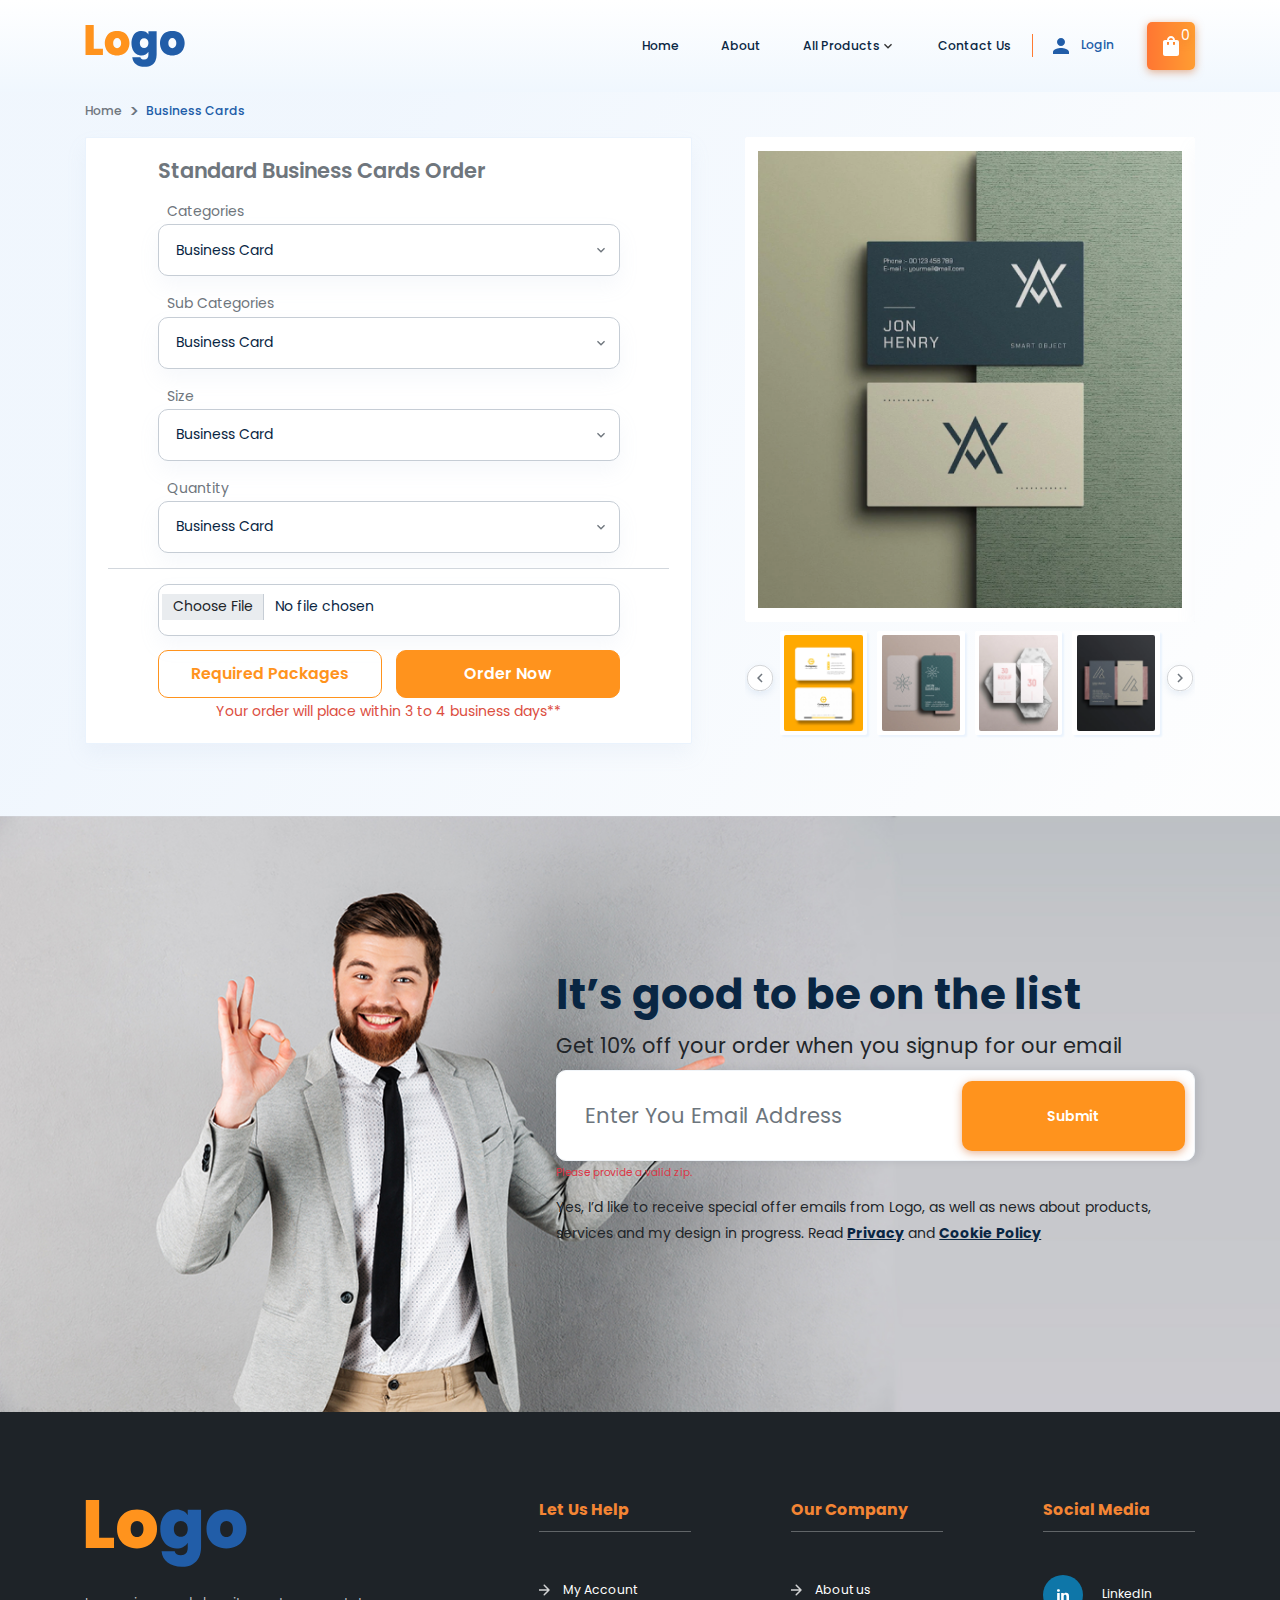
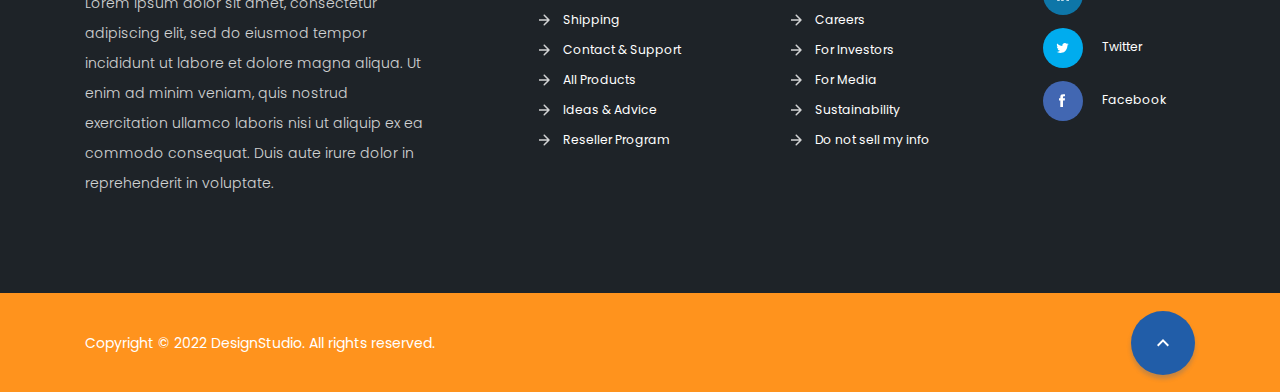
<file: business-card.html>
<!DOCTYPE html>
<html lang="en">

<head>
    <meta charset="UTF-8">
    <meta http-equiv="X-UA-Compatible" content="IE=edge">
    <meta name="viewport" content="width=device-width, initial-scale=1.0">
    <title>Project Name</title>

    <link rel="preconnect" href="https://fonts.googleapis.com">
    <link rel="preconnect" href="https://fonts.gstatic.com" crossorigin>
    <link href="https://fonts.googleapis.com/css2?family=Poppins:wght@100;200;300;400;500;600;700;800;900&display=swap"
        rel="stylesheet">
    <link rel="stylesheet" href="assets/css/aos.css">
    <link rel="stylesheet" href="assets/css/swiper-bundle.min.css">
    <link rel="stylesheet" href="assets/css/intlTelInput.min.css">
    <link rel="stylesheet" href="assets/css/bootstrap.min.css">
    <link rel="stylesheet" href="assets/css/custom.css">
</head>

<body>
    <header class="fixed-top">
        <nav class="navbar navbar-expand-lg">
            <div class="container">
                <a class="navbar-brand p-0" href="#"><img src="assets/images/logo.svg" alt=""></a>
                
                <div class="collapse navbar-collapse" id="navbarSupportedContent">
                    <ul class="navbar-nav ms-auto">
                        <li class="nav-item">
                            <a class="nav-link active" aria-current="page" href="#">Home</a>
                        </li>
                        <li class="nav-item">
                            <a class="nav-link" href="#">About</a>
                        </li>
                        <li class="nav-item dropdown">
                            <a class="nav-link dropdown-toggle" href="#" id="navbarDropdown" role="button" data-bs-toggle="dropdown" aria-expanded="false">All Products</a>
                            <ul class="dropdown-menu" aria-labelledby="navbarDropdown">
                                <li><a class="dropdown-item" href="#">Action</a></li>
                                <li><a class="dropdown-item" href="#">Another action</a></li>
                                <li>
                                    <hr class="dropdown-divider">
                                </li>
                                <li><a class="dropdown-item" href="#">Something else here</a></li>
                            </ul>
                        </li>
                        <li class="nav-item">
                            <a class="nav-link" href="#">Contact Us</a>
                        </li>
                    </ul>
                </div>
                <div class="navRight">
                    <div class="d-flex align-items-center">
                        <a href="#" class="loginLink" data-bs-toggle="modal" data-bs-target="#loginModal"><img src="assets/images/user-icon.svg" alt=""> Login</a>
                        <a href="#" class="cartLink"><img src="assets/images/bag-icon.svg" alt=""> <span class="count">0</span></a>
                        <button class="navbar-toggler" type="button" data-bs-toggle="collapse"
                            data-bs-target="#navbarSupportedContent" aria-controls="navbarSupportedContent"
                            aria-expanded="false" aria-label="Toggle navigation">
                            <span></span>
                            <span></span>
                            <span></span>
                            <span></span>
                        </button>
                    </div>
                </div>
            </div>
        </nav>
    </header>

   <section class="mainContent">
       <div class="container">
            <div class="breadcrumbMain">
                <nav aria-label="breadcrumb">
                    <ol class="breadcrumb mb-0">
                        <li class="breadcrumb-item"><a href="#">Home</a></li>
                        <li class="breadcrumb-item active" aria-current="page">Business Cards</li>
                    </ol>
                </nav>
            </div>
        </div>

        <div class="container">
            <div class="row">
                <div class="col-lg-7 pe-lg-5 order-lg-0 order-1">
                    <div class="card order-block">
                        <div class="card-header">
                            <h3 class="mb-0 fw-semibold text-gray">Standard Business Cards Order</h3>
                        </div>
                        <div class="card-body">
                            <div class="body-inner">
                                <div class="mb-3">
                                    <label for="emailField" class="form-label">Categories</label>
                                    <select name="" id="" class="form-control">
                                        <option value="">Business Card</option>
                                    </select>
                                </div>
                                <div class="mb-3">
                                    <label for="emailField" class="form-label">Sub Categories</label>
                                    <select name="" id="" class="form-control">
                                        <option value="">Business Card</option>
                                    </select>
                                </div>
                                <div class="mb-3">
                                    <label for="emailField" class="form-label">Size</label>
                                    <select name="" id="" class="form-control">
                                        <option value="">Business Card</option>
                                    </select>
                                </div>
                                <div class="mb-3">
                                    <label for="emailField" class="form-label">Quantity</label>
                                    <select name="" id="" class="form-control">
                                        <option value="">Business Card</option>
                                    </select>
                                </div>
                                <div class="mb-3">
                                    <label for="emailField" class="form-label">Color</label>
                                    <select name="" id="" class="form-control">
                                        <option value="">Business Card</option>
                                    </select>
                                </div>
                                <div class="mb-3">
                                    <label for="emailField" class="form-label">Paper</label>
                                    <select name="" id="" class="form-control">
                                        <option value="">Business Card</option>
                                    </select>
                                </div>
                            </div>
                        </div>
                        <div class="card-footer">
                            <div class="footer-inner text-center">
                                <div class="upload-outer mb-3">
                                    <input class="form-control p-3" type="file" name="" id="">
                                </div>
                                <div class="d-flex row">
                                    <div class="col-lg-6 pe-lg-2 mb-lg-0 mb-3">
                                        <a href="#" class="btn btn-outline-warning w-100" data-bs-toggle="modal" data-bs-target="#failedOrderModal">Required Packages</a>
                                    </div>
                                    <div class="col-lg-6 ps-lg-2">
                                        <a href="#" class="btn btn-warning w-100" data-bs-toggle="modal" data-bs-target="#successOrderModal">Order Now</a>
                                    </div>
                                </div>
                                <p class="text-danger mb-0">Your order will place within 3 to 4 business days**</p>
                            </div>
                        </div>
                    </div>
                </div>
                <div class="col-lg-5 mb-lg-0 mb-4 order-lg-1 order-0">
                    <div class="swiper largeproduct">
                        <div class="swiper-wrapper">
                            <div class="swiper-slide">
                                <img src="assets/images/business-card-large.png" alt="">
                            </div>
                            <div class="swiper-slide">
                                <img src="assets/images/business-card-large.png" alt="">
                            </div>
                            <div class="swiper-slide">
                                <img src="assets/images/business-card-large.png" alt="">
                            </div>
                            <div class="swiper-slide">
                                <img src="assets/images/business-card-large.png" alt="">
                            </div>
                        </div>
                    </div>
                    <div thumbsSlider="" class="swiper thumbSwiper">
                        <div class="swiper-wrapper">
                            <div class="swiper-slide">
                                <img src="assets/images/thumb-1.png" alt="">
                            </div>
                            <div class="swiper-slide">
                                <img src="assets/images/thumb-2.png" alt="">
                            </div>
                            <div class="swiper-slide">
                                <img src="assets/images/thumb-3.png" alt="">
                            </div>
                            <div class="swiper-slide">
                                <img src="assets/images/thumb-4.png" alt="">
                            </div>
                        </div>
                        <div class="swiper-button-next"></div>
                        <div class="swiper-button-prev"></div>
                    </div>
                </div>
            </div>
        </div>
   </section>

    <section class="callToAction">
        <div class="container">
            <div class="row justify-content-end">
                <div class="col-lg-7">
                    <h2 class="text-primary mb-lg-3 mb-4">It’s good to be on the list</h2>
                    <h3 class="mb-lg-3 mb-4">Get 10% off your order when you signup for our email</h3>
                    <form class="ctaForm needs-validation" novalidate>
                        <input class="form-control me-2" type="email" placeholder="Enter You Email Address" aria-label="Enter You Email Address" required>
                        <div class="invalid-feedback d-block">
                            Please provide a valid zip.
                        </div>
                        <button class="btn btn-warning" type="submit">Submit</button>
                    </form>
                    <p>Yes, I’d like to receive special offer emails from Logo, as well as news about products, services
                        and my design in progress. <span>Read <a href="#" class="text-primary fw-bold">Privacy</a> and
                            <a href="#" class="text-primary fw-bold">Cookie Policy</a></span></p>
                </div>
            </div>
        </div>
    </section>

    <footer>
        <div class="footerTop">
            <div class="container">
                <div class="row">
                    <div class="col-lg-4">
                        <div class="companyInfo">
                            <img src="assets/images/logo.svg" class="mb-4" alt="">
                            <p>Lorem ipsum dolor sit amet, consectetur adipiscing elit, sed do eiusmod tempor incididunt
                                ut labore et dolore magna aliqua. Ut enim ad minim veniam, quis nostrud exercitation
                                ullamco laboris nisi ut aliquip ex ea commodo consequat. Duis aute irure dolor in
                                reprehenderit in voluptate.</p>
                        </div>
                    </div>
                    <div class="col-lg-8 rightInfo">
                        <div class="row g-lg-5">
                            <div class="col-lg-4">
                                <div class="footerNav">
                                    <h5 class="title">Let Us Help</h5>
                                    <ul class="nav flex-column">
                                        <li class="nav-item">
                                            <a class="nav-link" href="#">My Account</a>
                                        </li>
                                        <li class="nav-item">
                                            <a class="nav-link" href="#">Shipping</a>
                                        </li>
                                        <li class="nav-item">
                                            <a class="nav-link" href="#">Contact & Support</a>
                                        </li>
                                        <li class="nav-item">
                                            <a class="nav-link" href="#">All Products</a>
                                        </li>
                                        <li class="nav-item">
                                            <a class="nav-link" href="#">Ideas & Advice</a>
                                        </li>
                                        <li class="nav-item">
                                            <a class="nav-link" href="#">Reseller Program</a>
                                        </li>
                                    </ul>
                                </div>
                            </div>
                            <div class="col-lg-4">
                                <div class="footerNav">
                                    <h5 class="title">Our Company</h5>
                                    <ul class="nav flex-column">
                                        <li class="nav-item">
                                            <a class="nav-link" href="#">About us</a>
                                        </li>
                                        <li class="nav-item">
                                            <a class="nav-link" href="#">Careers</a>
                                        </li>
                                        <li class="nav-item">
                                            <a class="nav-link" href="#">For Investors</a>
                                        </li>
                                        <li class="nav-item">
                                            <a class="nav-link" href="#">For Media</a>
                                        </li>
                                        <li class="nav-item">
                                            <a class="nav-link" href="#">Sustainability</a>
                                        </li>
                                        <li class="nav-item">
                                            <a class="nav-link" href="#">Do not sell my info</a>
                                        </li>
                                    </ul>
                                </div>
                            </div>
                            <div class="col-lg-4">
                                <div class="footerNav">
                                    <h5 class="title">Social Media</h5>
                                    <ul class="nav flex-column socialNav">
                                        <li class="nav-item">
                                            <a class="nav-link" href="#"><img src="assets/images/LinkedIn.svg" alt="">
                                                LinkedIn</a>
                                        </li>
                                        <li class="nav-item">
                                            <a class="nav-link" href="#"><img src="assets/images/Twitter.svg" alt="">
                                                Twitter</a>
                                        </li>
                                        <li class="nav-item">
                                            <a class="nav-link" href="#"><img src="assets/images/Facebook.svg" alt="">
                                                Facebook</a>
                                        </li>
                                    </ul>
                                </div>
                            </div>
                        </div>
                    </div>
                </div>
            </div>
        </div>
        <div class="footerCopyright">
            <div class="container">
                <div class="d-flex align-items-center justify-content-between">
                    <p class="mb-0">Copyright © 2022 DesignStudio. All rights reserved. </p>
                    <a href="#banner" class="backToTop"><img src="assets/images/up-arrow.svg" alt=""></a>
                </div>
            </div>
        </div>
    </footer>

    <!-- Order Success Modal -->
    <div class="modal fade orderModal" id="successOrderModal" tabindex="-1" aria-labelledby="successOrderModalLabel" aria-hidden="true">
        <div class="modal-dialog modal-xl">
            <div class="modal-content">
                <button type="button" class="btn-close" data-bs-dismiss="modal" aria-label="Close"></button>
                <div class="modal-body">
                    <div class="text-center">
                        <img class="mb-4 pb-2" src="assets/images/orderSuccess.svg" alt="">
                        <h2 class="fw-bold text-primary mb-3">Thank you for the order</h2>
                        <p class="text-muted fw-medium h3 mb-4">Tue, 19-Jan-2021 10:42 am</p>
                    </div>
                    <div class="row">
                        <div class="col-lg-12">
                            <div class="order-box d-flex align-items-start">
                                <div class="product-img bg-lightBlue p-2 me-4">
                                    <img src="assets/images/order-img.png" alt="">
                                </div>
                                <div class="product-detail ps-2 pt-2">
                                    <p class="fw-medium mb-1 text-muted">Order number: 5211204366051112</p>
                                    <h3 class="text-primary fw-medium mb-2">Wedding Invitation Card (4 Color CMYK)</h3>
                                    <div class="table table-borderless product-detail-table">
                                        <table>
                                            <tbody>
                                                <tr>
                                                    <td class="text-muted">Quantity</td>
                                                    <td class="hyphen">:</td>
                                                    <td class="text-primary">1000 Cards</td>
                                                </tr>
                                            </tbody>
                                        </table>
                                    </div>
                                    <div class="price">₹ 650.00</div>
                                </div>
                            </div>
                        </div>
                    </div>
                    <div class="text-center mt-4">
                        <p class="h3 fw-normal text-muted confirmMsg mb-4">We’re sent a confirmation email with order details <br/>on your registered email</p>
                        <a href="" class="btn btn-warning px-5">Continue Shopping</a>
                    </div>
                </div>
            </div>
        </div>
    </div>

    <!-- Order Failed Modal -->
    <div class="modal fade orderModal" id="failedOrderModal" tabindex="-1" aria-labelledby="failedOrderModalLabel" aria-hidden="true">
        <div class="modal-dialog modal-xl">
            <div class="modal-content">
                <button type="button" class="btn-close" data-bs-dismiss="modal" aria-label="Close"></button>
                <div class="modal-body">
                    <div class="text-center">
                        <img class="mb-4 pb-2" src="assets/images/orderFailed.svg" alt="">
                        <h2 class="fw-bold text-danger mb-3">Oops</h2>
                        <p class="text-muted fw-medium h3 mb-4">Tue, 19-Jan-2021 10:42 am</p>
                    </div>
                    <div class="row">
                        <div class="col-lg-12">
                            <div class="order-box d-flex align-items-start">
                                <div class="product-img bg-lightBlue p-2 me-4">
                                    <img src="assets/images/order-img.png" alt="">
                                </div>
                                <div class="product-detail ps-2 pt-2">
                                    <p class="fw-medium mb-1 text-muted">Order number: 5211204366051112</p>
                                    <h3 class="text-primary fw-medium mb-2">Wedding Invitation Card (4 Color CMYK)</h3>
                                    <div class="table table-borderless product-detail-table">
                                        <table>
                                            <tbody>
                                                <tr>
                                                    <td class="text-muted">Quantity</td>
                                                    <td class="hyphen">:</td>
                                                    <td class="text-primary">1000 Cards</td>
                                                </tr>
                                            </tbody>
                                        </table>
                                    </div>
                                    <div class="price">₹ 650.00</div>
                                </div>
                            </div>
                        </div>
                    </div>
                    <div class="text-center mt-4">
                        <p class="h3 fw-normal text-danger confirmMsg mb-4">Something went wrong.</p>
                        <a href="" class="btn btn-warning px-5">Continue Shopping</a>
                    </div>
                </div>
            </div>
        </div>
    </div>

    <script src="assets/js/jquery-3.6.0.min.js"></script>
    <script src="assets/js/swiper-bundle.min.js"></script>
    <script src="assets/js/bootstrap.bundle.min.js"></script>
    <script src="assets/js/aos.js"></script>
    <script src="assets/js/intlTelInput.min.js"></script>
    <script src="assets/js/developer.js"></script>
    <script>
        var input = document.querySelector("#phone");
        window.intlTelInput(input, {
            separateDialCode: true,
            utilsScript: "build/js/utils.js",
        });

        var input = document.querySelector("#phone2");
        window.intlTelInput(input, {
            separateDialCode: true,
            utilsScript: "build/js/utils.js",
        });
    </script>
</body>

</html>
</file>
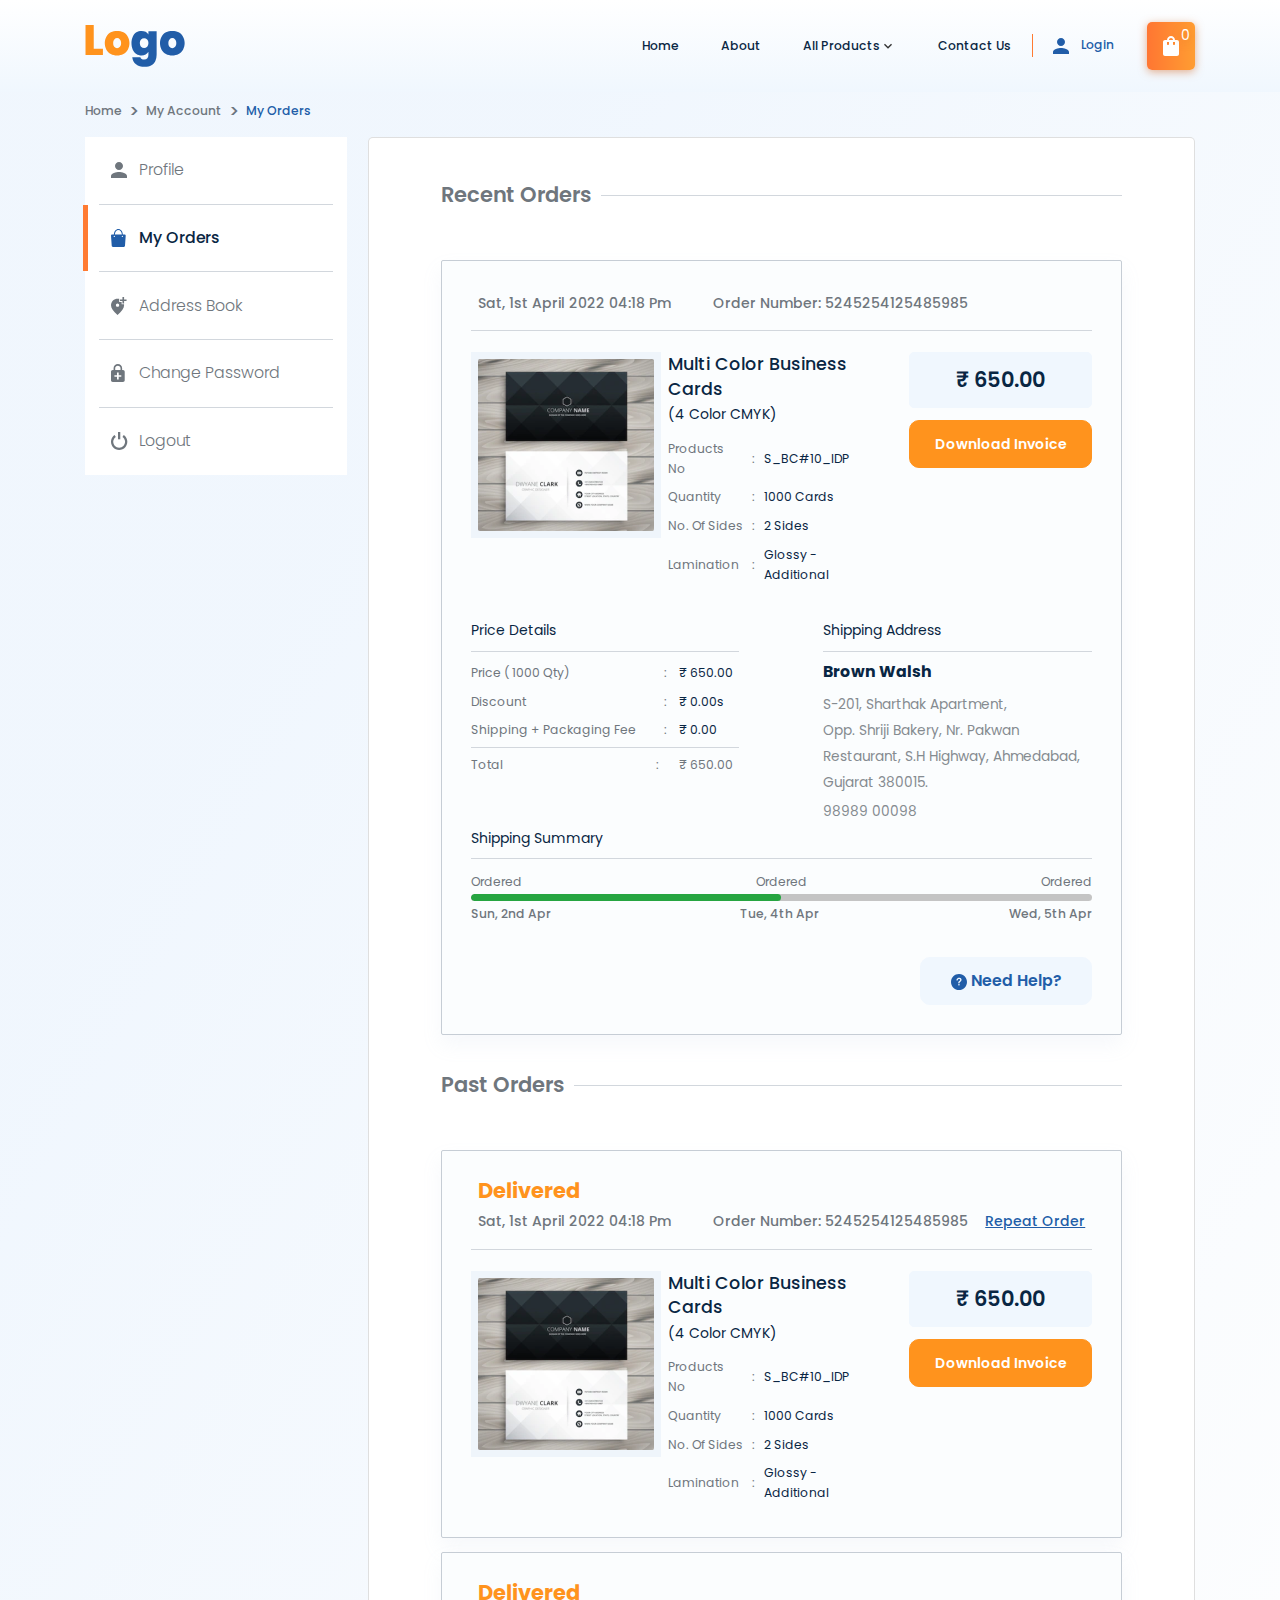
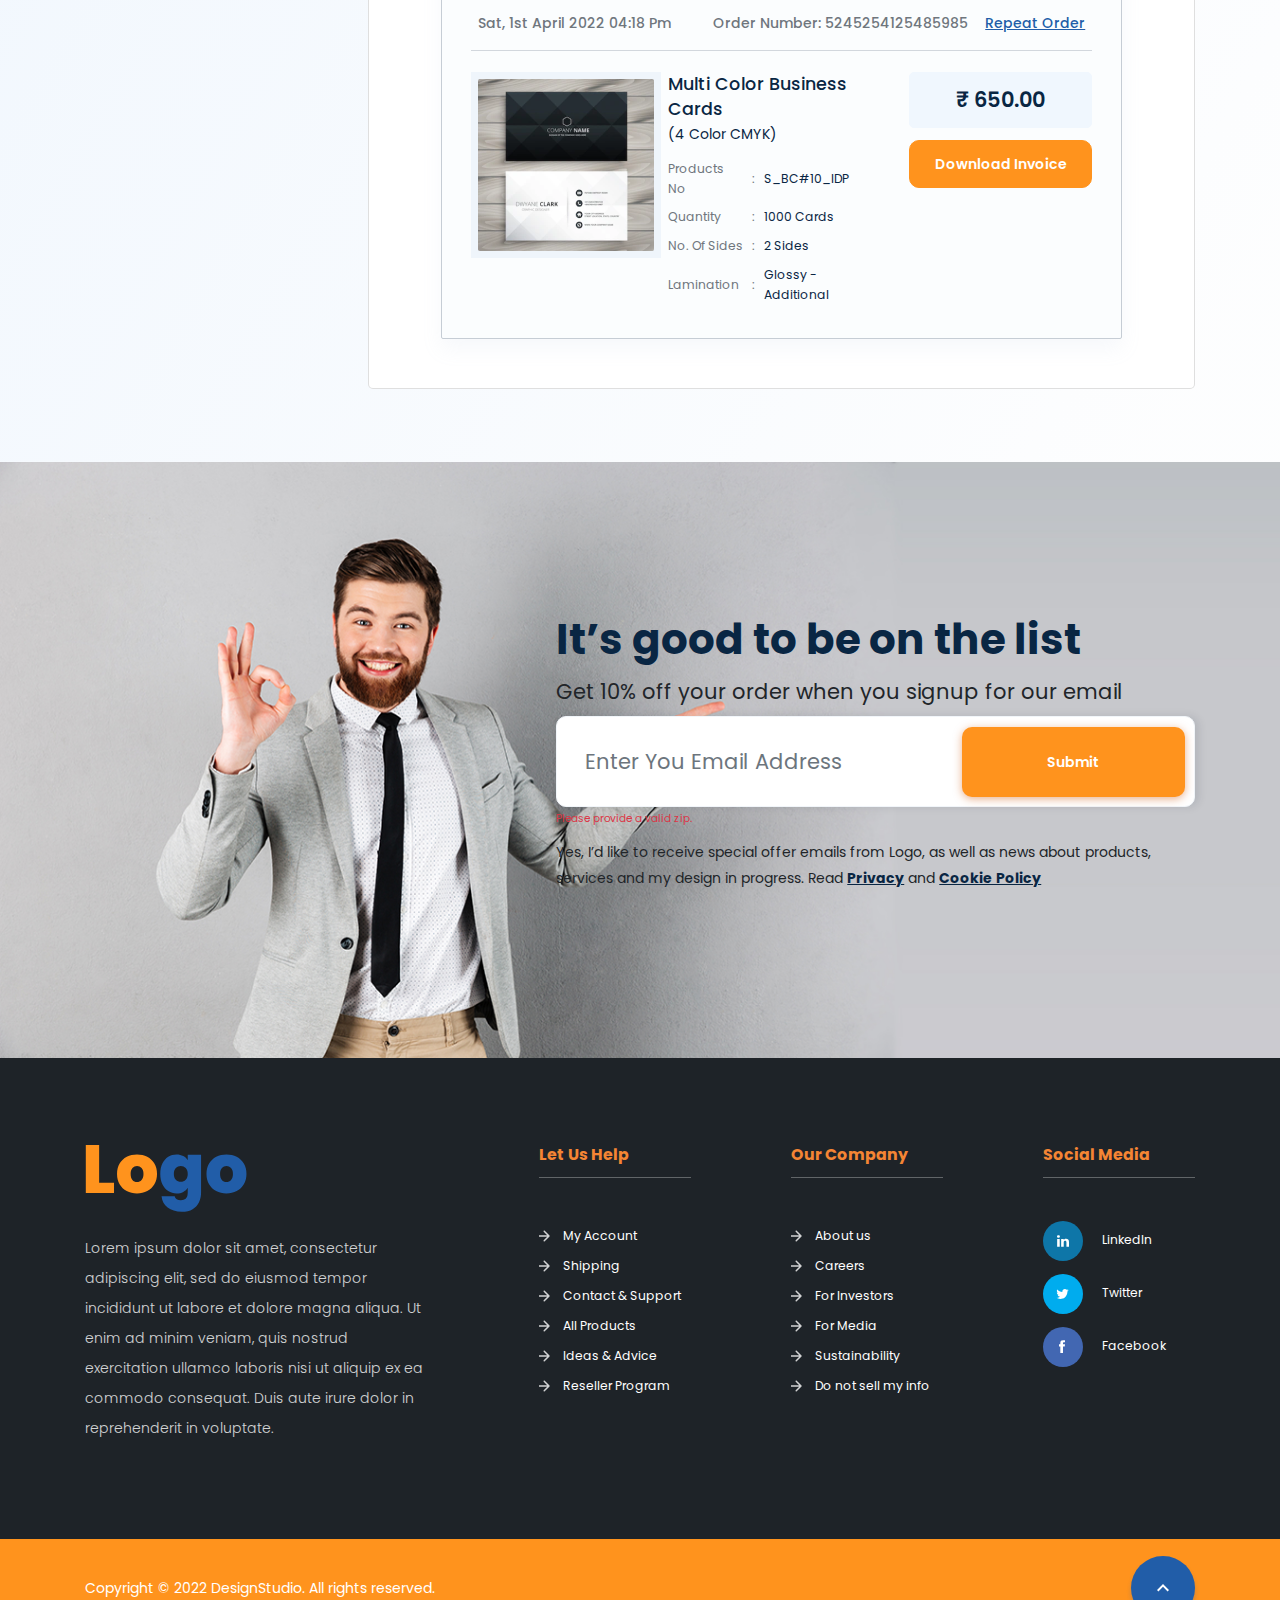
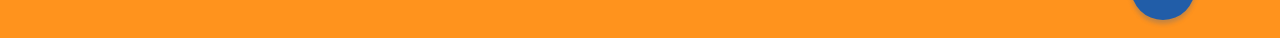
<file: order.html>
<!DOCTYPE html>
<html lang="en">

<head>
    <meta charset="UTF-8">
    <meta http-equiv="X-UA-Compatible" content="IE=edge">
    <meta name="viewport" content="width=device-width, initial-scale=1.0">
    <title>Project Name</title>

    <link rel="preconnect" href="https://fonts.googleapis.com">
    <link rel="preconnect" href="https://fonts.gstatic.com" crossorigin>
    <link href="https://fonts.googleapis.com/css2?family=Poppins:wght@100;200;300;400;500;600;700;800;900&display=swap"
        rel="stylesheet">
    <link rel="stylesheet" href="assets/css/aos.css">
    <link rel="stylesheet" href="assets/css/swiper-bundle.min.css">
    <link rel="stylesheet" href="assets/css/intlTelInput.min.css">
    <link rel="stylesheet" href="assets/css/bootstrap.min.css">
    <link rel="stylesheet" href="assets/css/custom.css">
</head>

<body>
    <header class="fixed-top">
        <nav class="navbar navbar-expand-lg">
            <div class="container">
                <a class="navbar-brand p-0" href="#"><img src="assets/images/logo.svg" alt=""></a>
                
                <div class="collapse navbar-collapse" id="navbarSupportedContent">
                    <ul class="navbar-nav ms-auto">
                        <li class="nav-item">
                            <a class="nav-link active" aria-current="page" href="#">Home</a>
                        </li>
                        <li class="nav-item">
                            <a class="nav-link" href="#">About</a>
                        </li>
                        <li class="nav-item dropdown">
                            <a class="nav-link dropdown-toggle" href="#" id="navbarDropdown" role="button" data-bs-toggle="dropdown" aria-expanded="false">All Products</a>
                            <ul class="dropdown-menu" aria-labelledby="navbarDropdown">
                                <li><a class="dropdown-item" href="#">Action</a></li>
                                <li><a class="dropdown-item" href="#">Another action</a></li>
                                <li>
                                    <hr class="dropdown-divider">
                                </li>
                                <li><a class="dropdown-item" href="#">Something else here</a></li>
                            </ul>
                        </li>
                        <li class="nav-item">
                            <a class="nav-link" href="#">Contact Us</a>
                        </li>
                    </ul>
                </div>
                <div class="navRight">
                    <div class="d-flex align-items-center">
                        <a href="#" class="loginLink" data-bs-toggle="modal" data-bs-target="#loginModal"><img src="assets/images/user-icon.svg" alt=""> Login</a>
                        <a href="#" class="cartLink"><img src="assets/images/bag-icon.svg" alt=""> <span class="count">0</span></a>
                        <button class="navbar-toggler" type="button" data-bs-toggle="collapse"
                            data-bs-target="#navbarSupportedContent" aria-controls="navbarSupportedContent"
                            aria-expanded="false" aria-label="Toggle navigation">
                            <span></span>
                            <span></span>
                            <span></span>
                            <span></span>
                        </button>
                    </div>
                </div>
            </div>
        </nav>
    </header>

   <section class="mainContent">
       <div class="container">
            <div class="breadcrumbMain">
                <nav aria-label="breadcrumb">
                    <ol class="breadcrumb mb-0">
                        <li class="breadcrumb-item"><a href="#">Home</a></li>
                        <li class="breadcrumb-item"><a href="#">My Account</a></li>
                        <li class="breadcrumb-item active" aria-current="page">My Orders</li>
                    </ol>
                </nav>
            </div>
        </div>
        <div class="container">
            <div class="row">
                <aside class="col-lg-3">
                    <ul class="nav flex-column">
                        <li class="nav-item">
                            <a class="nav-link profile-link" href="profile.html">Profile</a>
                        </li>
                        <li class="nav-item">
                            <a class="nav-link order-link active" href="order.html">My Orders</a>
                        </li>
                        <li class="nav-item">
                            <a class="nav-link address-link" href="addresses.html">Address Book</a>
                        </li>
                        <li class="nav-item">
                            <a class="nav-link password-link" href="change-password.html">Change Password</a>
                        </li>
                        <li class="nav-item">
                            <a class="nav-link logout-link" href="#">Logout</a>
                        </li>
                    </ul>                
                </aside>
                <div class="col-lg-9">
                    <div class="card profile-card order-card">
                        <div class="card-body">
                            <div class="card-title">
                                <h3>Recent Orders</h3>
                            </div>
                            <div class="order-details mb-5">
                                <div class="d-flex border-bottom px-2 mb-4">
                                    <p class="me-5 fw-medium text-gray">Sat, 1st April 2022 04:18 Pm</p>
                                    <p class="fw-medium text-gray">Order Number: 5245254125485985</p>
                                </div>
                                <div class="row">
                                    <div class="col-lg-8">
                                        <div class="d-flex align-items-start">
                                            <div class="product-img bg-lightBlue p-2">
                                                <img src="assets/images/order-img.png" alt="">
                                            </div>
                                            <div class="product-detail ps-2">
                                                <h4 class="text-primary fw-medium mb-0">Multi Color Business Cards</h4>
                                                <p class="text-primary mb-2">(4 Color CMYK)</p>
                                                <div class="table table-borderless product-detail-table">
                                                    <table>
                                                        <tr>
                                                            <td>Products No</td>
                                                            <td class="hyphen">:</td>
                                                            <td class="text-primary">S_BC#10_IDP</td>
                                                        </tr>
                                                        <tr>
                                                            <td>Quantity</td>
                                                            <td class="hyphen">:</td>
                                                            <td class="text-primary">1000 Cards</td>
                                                        </tr>
                                                        <tr>
                                                            <td>No. Of Sides</td>
                                                            <td class="hyphen">:</td>
                                                            <td class="text-primary">2 Sides</td>
                                                        </tr>
                                                        <tr>
                                                            <td>Lamination</td>
                                                            <td class="hyphen">:</td>
                                                            <td class="text-primary">Glossy - Additional</td>
                                                        </tr>
                                                    </table>
                                                </div>
                                            </div>
                                        </div>
                                    </div>
                                    <div class="col-lg-4 text-end">
                                        <div class="d-flex flex-column align-items-end">
                                            <div class="price">₹ 650.00</div>
                                            <a href="#" class="btn btn-warning invoice-btn">Download Invoice</a>
                                        </div>
                                    </div>
                                </div>
                                <div class="row justify-content-between mt-4 pt-2">
                                    <div class="col-lg-6 pe-5">
                                        <div class="title text-primary border-bottom pb-2 mb-2">Price Details</div>
                                        <div class="table table-borderless product-detail-table">
                                            <table class="w-100">
                                                <tr>
                                                    <td>Price ( 1000 Qty)</td>
                                                    <td class="hyphen">:</td>
                                                    <td class="text-primary">₹ 650.00</td>
                                                </tr>
                                                <tr>
                                                    <td>Discount</td>
                                                    <td class="hyphen">:</td>
                                                    <td class="text-primary">₹ 0.00s</td>
                                                </tr>
                                                <tr>
                                                    <td class="pb-2">Shipping + Packaging Fee</td>
                                                    <td class="hyphen pb-2">:</td>
                                                    <td class="text-primary pb-2">₹ 0.00</td>
                                                </tr>
                                                <tfoot class="border-top">
                                                    <tr>
                                                        <td class="pt-2">Total</td>
                                                        <td class="pt-2" class="hyphen">:</td>
                                                        <td class="pt-2" class="text-primary">₹ 650.00</td>
                                                    </tr>
                                                </tfoot>
                                            </table>
                                        </div>
                                    </div>
                                    <div class="col-lg-6 ps-5">
                                        <div class="title text-primary border-bottom pb-2 mb-2">Shipping Address</div>
                                        <div class="address">
                                            <h5 class="text-primary fw-bold">Brown Walsh</h5>
                                            <p class="mb-1 text-muted">S-201, Sharthak Apartment, <br/>Opp. Shriji Bakery, Nr. Pakwan Restaurant, S.H Highway, Ahmedabad, Gujarat 380015.</p>
                                            <p class="mb-0 text-muted">98989 00098</p>
                                        </div>
                                    </div>
                                </div>
                                <div class="row">
                                    <div class="col-12">
                                        <div class="title text-primary border-bottom pb-2 mb-3">Shipping Summary</div>
                                        <div class="d-flex align-items-center justify-content-between progress-labels">
                                            <h6 class="mb-0 text-gray">Ordered</h6>
                                            <h6 class="text-center mb-0 text-gray">Ordered</h6>
                                            <h6 class="text-end mb-0 text-gray">Ordered</h6>
                                        </div>
                                        <div class="progress my-1">
                                            <div class="progress-bar" role="progressbar" style="width: 50%" aria-valuenow="50" aria-valuemin="0" aria-valuemax="100"></div>
                                        </div>
                                        <div class="d-flex align-items-center justify-content-between progress-labels mb-4 pb-2">
                                            <h6 class="fw-medium text-gray">Sun, 2nd Apr</h6>
                                            <h6 class="text-center fw-medium text-gray">Tue, 4th Apr</h6>
                                            <h6 class="text-end fw-medium text-gray">Wed, 5th Apr</h6>
                                        </div>
                                    </div>
                                </div>
                                <div class="text-end">
                                    <a href="#" class="btn btn-info help-btn"><img src="assets/images/help-icon.svg" alt=""> Need Help?</a>
                                </div>
                            </div>
                            <div class="card-title">
                                <h3>Past Orders</h3>
                            </div>
                            <div class="order-details mb-3">
                                <h4 class="fw-bold text-warning ps-2 h3">Delivered</h4>
                                <div class="d-flex border-bottom px-2 mb-4">
                                    <p class="me-5 fw-medium text-gray">Sat, 1st April 2022 04:18 Pm</p>
                                    <p class="fw-medium text-gray">Order Number: 5245254125485985</p>
                                    <a href="#" class="text-lightPrimary ms-auto fw-medium">Repeat Order</a>
                                </div>
                                <div class="row">
                                    <div class="col-lg-8">
                                        <div class="d-flex align-items-start">
                                            <div class="product-img bg-lightBlue p-2">
                                                <img src="assets/images/order-img.png" alt="">
                                            </div>
                                            <div class="product-detail ps-2">
                                                <h4 class="text-primary fw-medium mb-0">Multi Color Business Cards</h4>
                                                <p class="text-primary mb-2">(4 Color CMYK)</p>
                                                <div class="table table-borderless product-detail-table">
                                                    <table>
                                                        <tr>
                                                            <td>Products No</td>
                                                            <td class="hyphen">:</td>
                                                            <td class="text-primary">S_BC#10_IDP</td>
                                                        </tr>
                                                        <tr>
                                                            <td>Quantity</td>
                                                            <td class="hyphen">:</td>
                                                            <td class="text-primary">1000 Cards</td>
                                                        </tr>
                                                        <tr>
                                                            <td>No. Of Sides</td>
                                                            <td class="hyphen">:</td>
                                                            <td class="text-primary">2 Sides</td>
                                                        </tr>
                                                        <tr>
                                                            <td>Lamination</td>
                                                            <td class="hyphen">:</td>
                                                            <td class="text-primary">Glossy - Additional</td>
                                                        </tr>
                                                    </table>
                                                </div>
                                            </div>
                                        </div>
                                    </div>
                                    <div class="col-lg-4 text-end">
                                        <div class="d-flex flex-column align-items-end">
                                            <div class="price">₹ 650.00</div>
                                            <a href="#" class="btn btn-warning invoice-btn">Download Invoice</a>
                                        </div>
                                    </div>
                                </div>
                            </div>
                            <div class="order-details">
                                <h4 class="fw-bold text-warning ps-2 h3">Delivered</h4>
                                <div class="d-flex border-bottom px-2 mb-4">
                                    <p class="me-5 fw-medium text-gray">Sat, 1st April 2022 04:18 Pm</p>
                                    <p class="fw-medium text-gray">Order Number: 5245254125485985</p>
                                    <a href="#" class="text-lightPrimary ms-auto fw-medium">Repeat Order</a>
                                </div>
                                <div class="row">
                                    <div class="col-lg-8">
                                        <div class="d-flex align-items-start">
                                            <div class="product-img bg-lightBlue p-2">
                                                <img src="assets/images/order-img.png" alt="">
                                            </div>
                                            <div class="product-detail ps-2">
                                                <h4 class="text-primary fw-medium mb-0">Multi Color Business Cards</h4>
                                                <p class="text-primary mb-2">(4 Color CMYK)</p>
                                                <div class="table table-borderless product-detail-table">
                                                    <table>
                                                        <tr>
                                                            <td>Products No</td>
                                                            <td class="hyphen">:</td>
                                                            <td class="text-primary">S_BC#10_IDP</td>
                                                        </tr>
                                                        <tr>
                                                            <td>Quantity</td>
                                                            <td class="hyphen">:</td>
                                                            <td class="text-primary">1000 Cards</td>
                                                        </tr>
                                                        <tr>
                                                            <td>No. Of Sides</td>
                                                            <td class="hyphen">:</td>
                                                            <td class="text-primary">2 Sides</td>
                                                        </tr>
                                                        <tr>
                                                            <td>Lamination</td>
                                                            <td class="hyphen">:</td>
                                                            <td class="text-primary">Glossy - Additional</td>
                                                        </tr>
                                                    </table>
                                                </div>
                                            </div>
                                        </div>
                                    </div>
                                    <div class="col-lg-4 text-end">
                                        <div class="d-flex flex-column align-items-end">
                                            <div class="price">₹ 650.00</div>
                                            <a href="#" class="btn btn-warning invoice-btn">Download Invoice</a>
                                        </div>
                                    </div>
                                </div>
                            </div>
                        </div>
                    </div>
                </div>
            </div>
        </div>
   </section>

    <section class="callToAction">
        <div class="container">
            <div class="row justify-content-end">
                <div class="col-lg-7">
                    <h2 class="text-primary mb-lg-3 mb-4">It’s good to be on the list</h2>
                    <h3 class="mb-lg-3 mb-4">Get 10% off your order when you signup for our email</h3>
                    <form class="ctaForm needs-validation" novalidate>
                        <input class="form-control me-2" type="email" placeholder="Enter You Email Address" aria-label="Enter You Email Address" required>
                        <div class="invalid-feedback d-block">
                            Please provide a valid zip.
                        </div>
                        <button class="btn btn-warning" type="submit">Submit</button>
                    </form>
                    <p>Yes, I’d like to receive special offer emails from Logo, as well as news about products, services
                        and my design in progress. <span>Read <a href="#" class="text-primary fw-bold">Privacy</a> and
                            <a href="#" class="text-primary fw-bold">Cookie Policy</a></span></p>
                </div>
            </div>
        </div>
    </section>

    <footer>
        <div class="footerTop">
            <div class="container">
                <div class="row">
                    <div class="col-lg-4">
                        <div class="companyInfo">
                            <img src="assets/images/logo.svg" class="mb-4" alt="">
                            <p>Lorem ipsum dolor sit amet, consectetur adipiscing elit, sed do eiusmod tempor incididunt
                                ut labore et dolore magna aliqua. Ut enim ad minim veniam, quis nostrud exercitation
                                ullamco laboris nisi ut aliquip ex ea commodo consequat. Duis aute irure dolor in
                                reprehenderit in voluptate.</p>
                        </div>
                    </div>
                    <div class="col-lg-8 rightInfo">
                        <div class="row g-lg-5">
                            <div class="col-lg-4">
                                <div class="footerNav">
                                    <h5 class="title">Let Us Help</h5>
                                    <ul class="nav flex-column">
                                        <li class="nav-item">
                                            <a class="nav-link" href="#">My Account</a>
                                        </li>
                                        <li class="nav-item">
                                            <a class="nav-link" href="#">Shipping</a>
                                        </li>
                                        <li class="nav-item">
                                            <a class="nav-link" href="#">Contact & Support</a>
                                        </li>
                                        <li class="nav-item">
                                            <a class="nav-link" href="#">All Products</a>
                                        </li>
                                        <li class="nav-item">
                                            <a class="nav-link" href="#">Ideas & Advice</a>
                                        </li>
                                        <li class="nav-item">
                                            <a class="nav-link" href="#">Reseller Program</a>
                                        </li>
                                    </ul>
                                </div>
                            </div>
                            <div class="col-lg-4">
                                <div class="footerNav">
                                    <h5 class="title">Our Company</h5>
                                    <ul class="nav flex-column">
                                        <li class="nav-item">
                                            <a class="nav-link" href="#">About us</a>
                                        </li>
                                        <li class="nav-item">
                                            <a class="nav-link" href="#">Careers</a>
                                        </li>
                                        <li class="nav-item">
                                            <a class="nav-link" href="#">For Investors</a>
                                        </li>
                                        <li class="nav-item">
                                            <a class="nav-link" href="#">For Media</a>
                                        </li>
                                        <li class="nav-item">
                                            <a class="nav-link" href="#">Sustainability</a>
                                        </li>
                                        <li class="nav-item">
                                            <a class="nav-link" href="#">Do not sell my info</a>
                                        </li>
                                    </ul>
                                </div>
                            </div>
                            <div class="col-lg-4">
                                <div class="footerNav">
                                    <h5 class="title">Social Media</h5>
                                    <ul class="nav flex-column socialNav">
                                        <li class="nav-item">
                                            <a class="nav-link" href="#"><img src="assets/images/LinkedIn.svg" alt="">
                                                LinkedIn</a>
                                        </li>
                                        <li class="nav-item">
                                            <a class="nav-link" href="#"><img src="assets/images/Twitter.svg" alt="">
                                                Twitter</a>
                                        </li>
                                        <li class="nav-item">
                                            <a class="nav-link" href="#"><img src="assets/images/Facebook.svg" alt="">
                                                Facebook</a>
                                        </li>
                                    </ul>
                                </div>
                            </div>
                        </div>
                    </div>
                </div>
            </div>
        </div>
        <div class="footerCopyright">
            <div class="container">
                <div class="d-flex align-items-center justify-content-between">
                    <p class="mb-0">Copyright © 2022 DesignStudio. All rights reserved. </p>
                    <a href="#banner" class="backToTop"><img src="assets/images/up-arrow.svg" alt=""></a>
                </div>
            </div>
        </div>
    </footer>

    <script src="assets/js/jquery-3.6.0.min.js"></script>
    <script src="assets/js/swiper-bundle.min.js"></script>
    <script src="assets/js/bootstrap.bundle.min.js"></script>
    <script src="assets/js/aos.js"></script>
    <script src="assets/js/intlTelInput.min.js"></script>
    <script src="assets/js/developer.js"></script>
    <script>
        var input = document.querySelector("#phone");
        window.intlTelInput(input, {
            separateDialCode: true,
            utilsScript: "build/js/utils.js",
        });

        var input = document.querySelector("#phone2");
        window.intlTelInput(input, {
            separateDialCode: true,
            utilsScript: "build/js/utils.js",
        });
    </script>
</body>

</html>
</file>
<file: assets/css/custom.css>
:root {
    --font-poppins: 'Poppins', sans-serif;

    --color-primary: #092643;
    --color-lightPrimary: #215DA8;
    --color-warning: #FF931D;
    --color-danger: #DC4E41;
    --color-lightBlue: #EFF5FB;

    --color-white: #ffffff;
    --color-black: #000000;
    --color-muted: #858B90;
}

/* Common CSS */
html {font-size: 16px;font-size: 1rem;}
body {font-family: var(--font-poppins);font-size: 1rem;font-weight: 400;line-height: 1.875rem;}
.container {padding-left: 15px;padding-right: 15px;}

@media (min-width: 1400px) {
    .container,
    .container-lg,
    .container-md,
    .container-sm,
    .container-xl,
    .container-xxl {max-width: 1350px;}
}

.match-height>[class*=col] {display: -webkit-box;display: -webkit-flex;display: -ms-flexbox;display: flex;-webkit-box-orient: vertical;-webkit-box-direction: normal;-webkit-flex-flow: column;-ms-flex-flow: column;flex-flow: column;}
.match-height>[class*=col]>.card {-webkit-box-flex: 1;-webkit-flex: 1 1 auto;-ms-flex: 1 1 auto;flex: 1 1 auto;}

.text-primary {color: var(--color-primary) !important;}
.text-lightPrimary {color: var(--color-lightPrimary) !important;}
.text-warning {color: var(--color-warning) !important;}
.text-danger {color: var(--color-danger) !important;}
.text-muted {color: var(--color-muted) !important;}
.text-gray {color: #6F767D !important;}
.text-lightBlue{color: var(--color-lightBlue);}

.bg-lightBlue{background-color: var(--color-lightBlue);}

h2, .h2 {font-weight: 700;font-size: 3rem;line-height: 1.25;}
h3, .h3 {font-weight: 400;font-size: 1.5rem;line-height: 1;}
h4, .h4 {font-weight: 600;font-size: 1.25rem;line-height: 1.4;}
h5, .h5 {font-weight: 400;font-size: 1.125rem;line-height: 1.666;}
h6, .h6 {font-weight: 400;font-size: 0.875rem;line-height: 1.42;}

.btn{font-weight: 600;font-size: 1.125rem;line-height: 3.25rem;text-align: center;border-radius: 10px;border: 1px solid;height: 3.375rem;transition: all .5s;padding: 0 0.9375rem;}

.btn-warning{background: var(--color-warning);border-color: var(--color-warning);color: var(--color-white);}
.btn-warning:hover {color: var(--color-warning);background-color: var(--color-white);border-color: var(--color-warning);}
.btn-warning.no-hover:hover {color: var(--color-white);background-color: var(--color-warning);border-color: var(--color-warning);}

.btn-outline-warning{border-color: var(--color-warning);color: var(--color-warning);font-weight: 600;}
.btn-outline-warning:hover{background-color: var(--color-warning);color: var(--color-white);}

.btn.btn-info{background: #F0F7FE;border-color: #F0F7FE;color: #215DA8;}
.btn-info:hover {color: #215DA8;background-color: #F0F7FE;border-color: #F0F7FE;}

.form-label{font-weight: 400;font-size: 1rem;line-height: 1.25;color: #6F767D;margin-bottom: 0;padding-left: 0.625rem;}
.form-control{background: var(--color-white);border: 1px solid #C6CDD5;box-shadow: 0px 10px 20px rgba(168, 190, 211, 0.1);border-radius: 10px;height: 52px;font-weight: 400;font-size: 1rem;line-height: 1.111;color: var(--color-primary);padding: 0 1.25rem;outline: none!important;}
.form-control:focus{color: var(--color-primary);box-shadow: 0px 10px 20px rgba(168, 190, 211, 0.1);border-color: var(--color-warning);}
select.form-control {background-image: url(../images/select-arrow.svg);background-repeat: no-repeat;background-position: calc(100% - 14px) center;}
.passwordField .icon{cursor: pointer;width: 24px;height: 24px;display: block;position: absolute;right: 17px;top: 45px;background-repeat: no-repeat;background-position: center;}
.passwordField .icon.icon-visibility-off{background-image: url(../images/visibility_off.svg);}
.form-check .form-check-input{margin-top: 7px!important;}

.phone-control .iti{display: block;}
.phone-control .iti__flag-container::after{content: '';height: 36px;width: 1px;background-color: #C6CDD4;position: absolute;right: 0;top: 8px;z-index: 1;}
.phone-control .iti__selected-flag{padding: 0 1.125rem;background-color: transparent;}
.phone-control .iti--allow-dropdown .iti__flag-container:hover .iti__selected-flag {background-color: inherit;}
.phone-control .flag-dropdown{padding: 0 0.5rem;background-color: transparent;border: none;}
.phone-control .form-control{width: 100%;padding-left: 3.75rem!important;}

.border-bottom {border-bottom: 0.5px solid #D2D7DD!important;}
.border-top {border-top: 0.5px solid #D2D7DD!important;}

.fw-medium{font-weight: 500;}
.fw-semibold{font-weight: 600;}

.form-check-input:checked{background-color: var(--color-warning);border-color: var(--color-warning);}

.valid-feedback,
.invalid-feedback {line-height: 1;font-size: 0.75rem;margin-top: 7px;}

/* Header CSS */
header {background: linear-gradient(180deg, #FFFFFF 0%, #F0F7FE 100%);}
header .navbar {padding: 1.5625rem 0;}
header .navbar-nav .nav-item .nav-link {font-weight: 500;font-size: 0.875rem;line-height: 16px;color: var(--color-primary);padding: 0.625rem 1.5rem;}
header .navbar-nav .nav-item .nav-link:hover {color: var(--color-warning);}
header .navbar-nav .dropdown-toggle::after {background-image: url(../images/down-arrow.svg);width: 16px;height: 16px;background-repeat: no-repeat;background-position: center;border: none;margin: 0;vertical-align: middle;}
header .navRight {position: relative;padding-left: 1.1875rem;}
header .navRight::before {content: '';background-color: #FF7B32;height: 23px;width: 1px;position: absolute;left: 0;top: 12px;}
header .navRight .loginLink {font-weight: 500;font-size: 0.875rem;line-height: 16px;color: var(--color-lightPrimary);text-decoration: none;}
header .navRight .loginLink img {margin-right: 5px;}
header .navRight .cartLink {background: linear-gradient(270deg, #FF9D32 0%, #FF7632 100%);box-shadow: 0px 2px 8px rgb(212 100 30 / 50%);border-radius: 5px;height: 48px;width: 48px;display: flex;align-items: center;justify-content: center;margin-left: 33px;position: relative;}
header .navRight .cartLink .count {color: var(--color-white);text-decoration: none;position: absolute;right: 5px;top: 6px;line-height: 1;text-shadow: 0px 2px 8px rgb(212 100 30 / 50%);}
header .navRight .cartLink:hover {background: linear-gradient(270deg, #215DA8 0%, #092643 100%);}

/* Homepage CSS */
.homeBanner {position: relative;padding: 11.5625rem 0 8.125rem;background: linear-gradient(120.42deg, rgba(241, 245, 249, 0.22) 5.54%, #EAF3FD 74.3%);overflow: hidden;}
.homeBanner .container {z-index: 2;position: relative;}
.homeBanner::before {content: '';background: linear-gradient(216.2deg, rgba(64, 123, 255, 0.21) 13.49%, rgba(160, 190, 250, 0.393855) 47.4%, rgba(199, 235, 255, 0) 90.82%);height: 1081px;width: 1081px;position: absolute;right: -116px;bottom: 38px;border-radius: 50%;z-index: 1;}
.homeBanner .card {background: var(--color-white);border: none;box-shadow: 0px 10px 20px rgba(168, 190, 211, 0.1);border-radius: 10px;}
.homeBanner .search input {background: var(--color-white);background-image: url(../images/search-icon.svg);box-shadow: 2px 2px 4px rgb(0 0 0 / 25%);border-radius: 10px;height: 3.3125rem;background-repeat: no-repeat;background-position: 20px center;padding: 0 30px 0 50px;width: 80%;margin: 0 auto 23px;}

.callToAction {background-image: url(../images/cta-bg.jpg);padding: 10.875rem 0;background-repeat: no-repeat;background-position: left center;background-size: cover;}

.sectionTitle h2 {position: relative;}
.sectionTitle h2::after {content: '';width: 100px;height: 4px;background-color: var(--color-warning);position: absolute;bottom: -15px;left: 0;border-radius: 4px;}
.sectionTitle.text-center h2::after {right: 0;margin: 0 auto;}

.howWeWork {padding: 4.6875rem 0 5.625rem;}
.howWeWork .sectionTitle {margin-bottom: 50px;}
.howWeWork .nav-tabs {border: none;}
.howWeWork .nav-tabs .tabLink {cursor: pointer;position: relative;}
.howWeWork .nav-tabs .tabLink[aria-selected="true"]::before {content: '';background-image: url(../images/polygon-shape.png);width: 62px;height: 58px;position: absolute;left: 0;right: 0;margin: 0 auto;bottom: -77px;background-position: center top;background-repeat: no-repeat;z-index: -1;}
.howWeWork .nav-tabs .tabLink[aria-selected="true"]:after {content: '';left: 0;right: 0;margin: 0 auto;height: 1px;width: 24px;background-color: var(--color-white);position: absolute;bottom: -49px;z-index: 1;}
.howWeWork .nav-tabs .tabLink img {height: 13.75rem;object-fit: contain;}

.howWeWork .tab-content .card {background: var(--color-white);border: 1px solid #E4F0FF;box-sizing: border-box;box-shadow: 0px 3px 8px rgba(9, 38, 67, 0.05);border-radius: 10px;position: relative;}
.howWeWork .tab-content .card:after {content: '';left: 0;right: 0;margin: 0 auto;height: 1px;width: 20px;background-color: var(--color-white);}
.howWeWork .tab-content .card-body {padding: 2.875rem 4.125rem;}
.howWeWork .tab-content .card-body p {font-weight: 400;font-size: 1rem;line-height: 1.875;text-align: center;color: #434A52;margin: 0;}

.homeInspired {background: linear-gradient(179.87deg, #EFF5FF 0.12%, #F0F6FF 102.65%);padding: 9.375rem 0 5.625rem;}
.homeInspired .imgBlock {background: var(--color-white);border: 1px solid #F1F5F9;box-shadow: 4px 0px 8px rgba(9, 27, 45, 0.1);border-radius: 10px;padding: 0.8125rem 0.875rem;}
.homeInspired .homeInspiredRow {margin-bottom: 150px;}

.callToAction .ctaForm {position: relative;margin-bottom: 15px;}
.callToAction .ctaForm .form-control {background: var(--color-white);border: 1px solid #F1F5F9;box-sizing: border-box;box-shadow: 4px 0px 8px rgba(9, 27, 45, 0.1);border-radius: 10px;height: 91px;font-weight: 400;font-size: 1.5rem;line-height: 1;color: #6F767D;padding: 0 248px 0 28px;}
.callToAction .ctaForm .btn {background: var(--color-warning);box-shadow: 0px 2px 8px rgb(212 100 30 / 50%);border-radius: 10px;font-weight: 600;font-size: 1rem;display: flex;align-items: center;text-align: center;color: var(--color-white);border: none;height: 70px;padding: 0 85px;line-height: 70px;position: absolute;right: 10px;top: 11px;}

footer {background-color: #1E2328;color: var(--color-white);}
footer .footerTop {padding: 6.25rem 0 5.8125rem;}
footer .footerTop .companyInfo p {font-weight: 300;font-size: 1rem;line-height: 30px;color: var(--color-white);opacity: 0.8;padding-right: 0.625rem;}

@media screen and (min-width: 992px) {
    footer .footerTop .g-lg-5 {--bs-gutter-x: 100px;}
}

footer .footerTop .footerNav .title {font-weight: 700;font-size: 1.125rem;line-height: 20px;color: #F48534;border-bottom: 0.5px solid rgba(255, 255, 255, .3);padding-bottom: 0.8125rem;margin-bottom: 43px;}
footer .footerTop .rightInfo {padding-left: 6.25rem;}
footer .footerTop .rightInfo .nav .nav-link {background-image: url(../images/link-arrow.svg);background-repeat: no-repeat;background-position: center left;color: var(--color-white);font-weight: 400;font-size: 0.875rem;line-height: 30px;padding: 0 0 0 24px;transition: all .5s;}
footer .footerTop .rightInfo .nav .nav-link:hover {padding-left: 1.875rem;}
footer .footerTop .rightInfo .nav.socialNav .nav-link {background: none;padding: 0;margin-bottom: 13px;transition: all .5s;}
footer .footerTop .rightInfo .nav.socialNav .nav-link img {margin-right: 16px;transition: all .5s;}
footer .footerTop .rightInfo .nav.socialNav .nav-link:hover img {margin-right: 20px;}
footer .footerCopyright {background-color: var(--color-warning);padding: 1.25rem 0;color: var(--color-white);}

.backToTop {background: #215DA8;box-shadow: 0px 4px 4px rgba(33, 93, 168, 0.25);height: 64px;width: 64px;display: flex;align-items: center;justify-content: center;border-radius: 50%;}

.swiper {width: 100%;height: 100%;}

.homeBanner .tabCard.card .card-header {background: linear-gradient(90.23deg, #FA9545 0.54%, #BC64CC 25.13%, #8930F4 44.04%, #4801C8 92.09%, #330085 99.8%);box-shadow: 0px 10px 20px rgba(168, 190, 211, 0.1);border-radius: 10px 10px 0px 0px;padding: 25px 60px 25px;}
.homeBanner .tabCard.card .card-header .nav-tabs {border: none;justify-content: space-between;}
.homeBanner .tabCard.card .card-header .nav-tabs .nav-link {border: none;border-radius: 0;font-weight: 500;font-size: 0.875rem;line-height: 20px;text-align: center;color: var(--color-white);background-color: transparent;display: flex;flex-direction: column;align-items: center;position: relative;padding: 0;}
.homeBanner .tabCard.card .card-header .nav-tabs .nav-link.active:after {content: '';background-image: url(../images/tabDownArrow.svg);width: 44px;height: 28px;background-repeat: no-repeat;background-position: center bottom;position: absolute;bottom: -52px;left: 0;right: 0;margin: 0 auto;z-index: 0;}
.homeBanner .tabCard.card .card-header .nav-tabs .nav-link .icon {background-color: rgba(255, 255, 255, .2);background-repeat: no-repeat;background-position: center;border-radius: 50%;font-size: 0;height: 48px;width: 48px;margin-bottom: 10px;}
.homeBanner .tabCard.card .card-header .nav-tabs .nav-link .icon.presentation-icon {background-image: url(../images/Presentation-icon.svg);}
.homeBanner .tabCard.card .card-header .nav-tabs .nav-link:hover .icon.presentation-icon,
.homeBanner .tabCard.card .card-header .nav-tabs .nav-link.active .icon.presentation-icon {background-color: rgba(255, 255, 255, 1);background-image: url(../images/Presentation-icon-primary.svg);}
.homeBanner .tabCard.card .card-header .nav-tabs .nav-link .icon.socialMedia-icon {background-image: url(../images/Social-Media.svg);}
.homeBanner .tabCard.card .card-header .nav-tabs .nav-link:hover .icon.socialMedia-icon,
.homeBanner .tabCard.card .card-header .nav-tabs .nav-link.active .icon.socialMedia-icon {background-color: rgba(255, 255, 255, 1);background-image: url(../images/Social-Media-primary.svg);}
.homeBanner .tabCard.card .card-header .nav-tabs .nav-link .icon.video-icon {background-image: url(../images/Video.svg);}
.homeBanner .tabCard.card .card-header .nav-tabs .nav-link:hover .icon.video-icon,
.homeBanner .tabCard.card .card-header .nav-tabs .nav-link.active .icon.video-icon {background-color: rgba(255, 255, 255, 1);background-image: url(../images/Video-primary.svg);}
.homeBanner .tabCard.card .card-header .nav-tabs .nav-link .icon.printProducts-icon {background-image: url(../images/Print-Products.svg);}
.homeBanner .tabCard.card .card-header .nav-tabs .nav-link:hover .icon.printProducts-icon,
.homeBanner .tabCard.card .card-header .nav-tabs .nav-link.active .icon.printProducts-icon {background-color: rgba(255, 255, 255, 1);background-image: url(../images/Print-Products-primary.svg);}
.homeBanner .tabCard.card .card-header .nav-tabs .nav-link .icon.marketing-icon {background-image: url(../images/Marketing.svg);}
.homeBanner .tabCard.card .card-header .nav-tabs .nav-link:hover .icon.marketing-icon,
.homeBanner .tabCard.card .card-header .nav-tabs .nav-link.active .icon.marketing-icon {background-color: rgba(255, 255, 255, 1);background-image: url(../images/Marketing-primary.svg);}
.homeBanner .tabCard.card .card-header .nav-tabs .nav-link .icon.mockup-icon {background-image: url(../images/Mockup.svg);}
.homeBanner .tabCard.card .card-header .nav-tabs .nav-link:hover .icon.mockup-icon,
.homeBanner .tabCard.card .card-header .nav-tabs .nav-link.active .icon.mockup-icon {background-color: rgba(255, 255, 255, 1);background-image: url(../images/Mockup-primary.svg);}
.homeBanner .tabCard.card .card-header .nav-tabs .nav-link .icon.office-icon {background-image: url(../images/Office.svg);}
.homeBanner .tabCard.card .card-header .nav-tabs .nav-link:hover .icon.office-icon,
.homeBanner .tabCard.card .card-header .nav-tabs .nav-link.active .icon.office-icon {background-color: rgba(255, 255, 255, 1);background-image: url(../images/Office-primary.svg);}
.homeBanner .tab-content {background-color: var(--color-white);padding: 1.6875rem 1.25rem 1.4375rem;border-radius: 0 0 10px 10px;}
.homeBanner .tab-content .swiper {padding: 0.9375rem 2.3125rem 0.9375rem 1.6875rem;}
.homeBanner .tab-content .swiper .swiper-button-next, .homeBanner .tab-content .swiper .swiper-button-prev {width: 36px;height: 36px;background-position: center;background-repeat: no-repeat;}
.homeBanner .tab-content .swiper .swiper-button-prev {left: -5px;}
.homeBanner .tab-content .swiper .swiper-button-next {right: -5px;}
.homeBanner .tab-content .swiper .swiper-button-next:after, .homeBanner .tab-content .swiper .swiper-button-prev:after {display: none;}
.homeBanner .tab-content .swiper .swiper-button-next {background-image: url(../images/right-arrow.svg);}
.homeBanner .tab-content .swiper .swiper-button-prev {background-image: url(../images/left-arrow.svg);}
.homeBanner .tab-content .swiper .swiper-slide {text-align: center;}
.homeBanner .tab-content .swiper .swiper-slide img{transition: all .5s;max-width: 100%;filter: grayscale(1);}
.homeBanner .tab-content .swiper .swiper-slide:hover img{transform: scale(1.1);}
.homeBanner .tab-content .swiper .swiper-slide.active img{transform: scale(1.1);filter: grayscale(0);}
.homeBanner .tab-content .swiper .swiper-slide.active h5{color: var(--color-warning);}
.homeBanner .tab-content .swiper .swiper-slide h5 {font-style: normal;font-weight: 500;font-size: 1rem;line-height: 20px;color: var(--color-primary);margin: 8px 0 0;}
.homeBanner .tabCard.card .card-footer {background-color: transparent;border: none;padding: 1.4375rem 3.5625rem;}
.homeBanner .tabCard.card .card-footer .btn {background: var(--color-warning);box-shadow: 0px 2px 8px rgba(212, 100, 30, 0.5);border-radius: 10px;font-weight: 600;font-size: 1rem;line-height: 3.75rem;color: var(--color-white);height: 3.75rem;padding: 0 4.5rem;border: none;}
.homeBanner .uploadCard {padding: 2.125rem 0.9375rem;box-shadow: 0px 10px 20px rgba(168, 190, 211, 0.1);border-radius: 10px;}
.homeBanner .uploadCard .card-header {background-color: transparent;padding: 0 0 1.5625rem;border-bottom: 0.5px solid #D2D7DD;text-align: center;}
.homeBanner .uploadCard .card-header h3 {font-weight: 400;font-size: 1.375rem;line-height: 30px;color: var(--color-primary);}
.homeBanner .uploadCard .card-header p {font-weight: 300;font-size: 1rem;line-height: 20px;color: #6F767D;margin: 0;}
.homeBanner .uploadCard .card-footer {background-color: transparent;padding: 1.4375rem 0 0;border-top: 0.5px solid #D2D7DD;text-align: center;}
.homeBanner .uploadCard .card-footer p {font-weight: 300;font-size: 0.875rem;line-height: 20px;color: #6F767D;margin: 0;text-align: left;padding: 0 0.625rem;}
.homeBanner .uploadCard .card-body {padding: 3.4375rem 0;display: flex;align-items: center;justify-content: center;}
.homeBanner .uploadCard .upload-input {position: relative;text-align: center;}
.homeBanner .uploadCard .upload-input input {opacity: 0;position: absolute;z-index: 2;left: 0;top: 0;height: 100%;width: 100%;padding: 0;}
.homeBanner .uploadCard .upload-input #file-upload-filename {font-size: 0.8125rem;margin-top: 15px;color: #6F767D;line-height: 1;max-width: 200px;}

/* Modals */
.modal-backdrop{background-color: var(--color-primary);}
.modal.rightModal .modal-dialog{margin: 0 0 0 auto;height: 100%;max-width: 862px;}
.modal.rightModal .modal-content{height: 100%;border: none;border-radius: 0;background: linear-gradient(210.56deg, #F9FBFD -1.87%, #EDF5FD 100.68%);overflow: auto;}
.modal.rightModal .btn-close {background-image: url(../images/close-icon.svg);opacity: 1;padding: 0;width: 36px;height: 36px;background-size: 100% auto;margin: 0;right: 70px;top: 36px;position: absolute;z-index: 2;box-shadow: none;}
.modal.rightModal .modal-body {padding: 3.5625rem 10.3125rem;display: flex;flex-direction: column;justify-content: center;}
.modal.rightModal .modal-body .orText{font-style: italic;font-weight: 500;color: #858B90;}
.modal.rightModal .modal-body .customBtn{background: var(--color-white);border: 1px solid ;border-radius: 10px;font-weight: 400;font-size: 1rem;line-height: 20px;padding: 1.25rem 1.8125rem 1.25rem 4.5625rem;background-repeat: no-repeat;background-position: 23px center;text-decoration: none;}
.modal.rightModal .modal-body .btn-gplus{background-image: url(../images/gPlus-icon.svg);border-color: #B01608;color: #B01608;}
.modal.rightModal .modal-body .btn-fb{background-image: url(../images/facebook-icon.svg);padding-left: 3.3125rem;border-color: #3B5998;color: #3B5998;}

.digit-group{text-align: center;}
.digit-group input {background: #FFFFFF;border: 1px solid #C6CDD5;box-sizing: border-box;box-shadow: 0px 10px 20px rgba(168, 190, 211, 0.1);border-radius: 10px;margin: 0 20px;font-weight: 400;font-size: 1.125rem;line-height: 18px;color: var(--color-primary);width: 50px;height: 50px;text-align: center;}
.digit-group input:focus{outline: none;border-color: var(--color-warning);}

.breadcrumbMain{padding: 3.125rem 0 2.5rem;}
.breadcrumbMain .breadcrumb-item+.breadcrumb-item::before{content: var(--bs-breadcrumb-divider, ">");font-size: 1.25rem;}
.breadcrumbMain .breadcrumb-item{color: #215DA8;font-weight: 500;font-size: 0.875rem;line-height: 16px;}
.breadcrumbMain .breadcrumb-item a{color: #6F767D;text-decoration: none;}

.mainContent{padding: 7.3125rem 0 5.1875rem;position: relative;}
.mainContent:before{background: linear-gradient(120.42deg, rgba(241, 245, 249, 0.22) 5.54%, #EAF3FD 74.3%);opacity: 0.7;transform: rotate(180deg);content: '';position: absolute;left: 0;top: 0;width: 100%;height: 100%;z-index: 0;}
.mainContent .container{z-index: 1;position: relative;}
.mainContent aside .nav{background-color: white;}
.mainContent aside .nav .nav-item{padding: 0 1rem;}
.mainContent aside .nav .nav-link{font-weight: 300;font-size: 1.125rem;line-height: 30px;color: #6F767D;padding: 1.3125rem 1.25rem 1.3125rem 2.875rem;border-bottom: 0.5px solid #D2D7DD;background-repeat: no-repeat;background-position: 12px center;transition: all .5s;position: relative;}
.mainContent aside .nav .nav-link:hover{color: #092643;}
.mainContent aside .nav .nav-link::after {content: '';height: 100%;width: 0;background: #FF7B32;position: absolute;left: -16px;top: 0;transition: all .2s;}
.mainContent aside .nav .nav-link:hover::after,
.mainContent aside .nav .nav-link.active::after{width: 5px;}
.mainContent aside .nav .nav-link.profile-link{background-image: url(../images/profile-gray.svg);}
.mainContent aside .nav .nav-link.profile-link:hover,
.mainContent aside .nav .nav-link.profile-link.active{background-image: url(../images/profile-blue.svg);}
.mainContent aside .nav .nav-link.order-link{background-image: url(../images/order-gray.svg);}
.mainContent aside .nav .nav-link.order-link:hover,
.mainContent aside .nav .nav-link.order-link.active{background-image: url(../images/order-blue.svg);}
.mainContent aside .nav .nav-link.address-link{background-image: url(../images/Address-gray.svg);}
.mainContent aside .nav .nav-link.address-link:hover,
.mainContent aside .nav .nav-link.address-link.active{background-image: url(../images/Address-blue.svg);}
.mainContent aside .nav .nav-link.password-link{background-image: url(../images/password-gray.svg);}
.mainContent aside .nav .nav-link.password-link:hover,
.mainContent aside .nav .nav-link.password-link.active{background-image: url(../images/password-blue.svg);}
.mainContent aside .nav .nav-link.logout-link{background-image: url(../images/logout-gray.svg);}
.mainContent aside .nav .nav-link.logout-lin:hover,
.mainContent aside .nav .nav-link.logout-link.active{background-image: url(../images/logout-blue.svg);}
.mainContent aside .nav .nav-item:last-child .nav-link{border-bottom: none;}
.mainContent aside .nav .nav-link.active{color: #092643;font-weight: 500;}

.card.profile-card{border-radius: 5px;}
.profile-card .card-header{background: linear-gradient(90.23deg, #FA9545 0.54%, #BC64CC 25.13%, #8930F4 44.04%, #4801C8 92.09%, #330085 99.8%);box-shadow: 0px 10px 20px rgba(168, 190, 211, 0.1);border-radius: 5px 5px 0px 0px;text-align: center;padding: 46px 0 0;}
.profile-card .card-header .card-img{border-radius: 50%;width: 166px;height: 166px;margin: 0 auto;border: 10px solid #F0F0F0;margin-bottom: -83px;}
.profile-card .card-header .card-img img{border-radius: 50%;width: 146px;height: 146px;}
.profile-card .card-body{padding: 7.5625rem 5.125rem 3.625rem;}
.profile-card .card-body .card-title{margin-bottom: 50px;position: relative;display: flex;align-items: center;justify-content: flex-start;}
.profile-card .card-body .card-title h3{font-weight: 600;font-size: 1.5rem;line-height: 16px;position: relative;color: #6F767D;background-color: white;z-index: 2;padding-right: 10px;}
.profile-card .card-body .card-title::after{content: '';height: 0.5px;width: 100%;background-color: #D2D7DD;position: absolute;left: 0;top: 8px;z-index: 1;}
.profile-card .card-body .card-form{margin-bottom: 85px;}

.order-card.profile-card .card-body{padding: 3.5rem 5.125rem;}

.order-card .order-details{background: #FBFDFE;border: 1px solid #C6CDD5;box-shadow: 0px 10px 20px rgba(168, 190, 211, 0.1);border-radius: 2px;padding: 29px;}
.order-card .order-details .table.product-detail-table{margin: 0;}
.order-card .order-details .table.product-detail-table td{font-size: 0.875rem;color: #6F767D;padding: 0.3125rem 0;line-height: 20px;}
.order-card .order-details .table.product-detail-table td.hyphen{padding: 0.3125rem 0.625rem;}
.order-card .price{font-weight: 600;font-size: 1.5rem;line-height: 20px;color: #092643;background: #F0F7FE;border: 1px solid #F0F7FE;box-sizing: border-box;border-radius: 5px;width: 183px;height: 56px;text-align: center;display: flex;align-items: center;justify-content: center;margin-bottom: 12px;}
.order-card .invoice-btn{font-size: 1rem;width: 183px;}
.order-card .address p{line-height: 26px;font-size: 0.9812rem;}
.order-card .progress{height: 7px;border-radius: 10px;background-color: #C4C4C4;}
.order-card .progress .progress-bar{border-radius: 10px;background-color: #26A541;}
.order-card .help-btn{padding-left: 2.125rem;padding-right: 2.125rem;}

.largeproduct {height: 80%;width: 100%;}
.largeproduct .swiper-slide{padding: 1rem 0.9375rem;background-color: #ffffff;box-shadow: 0px 10px 20px rgba(168, 190, 211, 0.1);border-radius: 2px;}
.largeproduct .swiper-slide img{width: 100%;height: 100%;object-fit: cover;}
.thumbSwiper {height: 20%;box-sizing: border-box;padding: 0.625rem 2.5rem;}
.thumbSwiper .swiper-slide{padding: 0.3125rem;background-color: #ffffff;border-radius: 2px;box-shadow: 2px 2px 2px #EAF3FD;}
.thumbSwiper .swiper-slide img{border-radius: 2px;vertical-align: top;width: 100%;height: 100%;object-fit: cover;}
.thumbSwiper .swiper-button-next,
.thumbSwiper .swiper-button-prev {width: 40px;height: 40px;background-position: center;background-repeat: no-repeat;}
.thumbSwiper .swiper-button-prev {background-position: 0 center;}
.thumbSwiper .swiper-button-prev {left: -5px;}
.thumbSwiper .swiper-button-next {right: -5px;}
.thumbSwiper .swiper-button-next:after,
.thumbSwiper .swiper-button-prev:after {display: none;}
.thumbSwiper .swiper-button-next {background-image: url(../images/right-arrow.svg);}
.thumbSwiper .swiper-button-prev {background-image: url(../images/left-arrow.svg);}

.card.order-block{background: #FFFFFF;border: 1px solid #EAF3FD;box-shadow: 0px 10px 20px rgba(168, 190, 211, 0.1);border-radius: 2px;}
.card.order-block .card-header{background-color: var(--color-white);padding: 2.25rem 5.125rem 1.875rem;border-radius: 2px 2px 0 0;border: none;}
.card.order-block .card-body{padding: 0 2.75rem;}
.card.order-block .card-body .body-inner{padding: 0 2.375rem;max-height: 370px;overflow: auto;}
.card.order-block .card-footer{padding: 0 1.5625rem 1.3125rem;border: none;background-color: var(--color-white);border-radius: 0 0 2px 2px;}
.card.order-block .card-footer .footer-inner{border-top: 0.5px solid #D2D7DD;padding: 1.0625rem 3.5625rem 0;}
.card ::-webkit-scrollbar {width: 2px;}
.card ::-webkit-scrollbar-track {background: transparent;}
.card:hover ::-webkit-scrollbar{background: #f1f1f1;}
.card ::-webkit-scrollbar-thumb {background: transparent;border-radius: 3px;}
.card:hover ::-webkit-scrollbar-thumb {background: #888; }

.address-block{background: #FBFDFE;border: 1px solid #C6CDD5;box-shadow: 0px 10px 20px rgba(168, 190, 211, 0.1);border-radius: 2px;padding: 1.875rem;margin-bottom: 17px;}
.address-block:last-child{margin-bottom: 0;}
.address-block.default{border-color: #FF931D;}
.address-block .default-badge {background: #F0F7FE;border-radius: 5px;font-weight: 500;font-size: 1rem;line-height: 1;color: #215DA8;padding: 0.75rem 1.0625rem;}

.modal .modal-dialog.modal-xl{max-width: 1002px;}
.modal .btn-close {background-image: url(../images/close-icon.svg);opacity: 1;padding: 0;width: 36px;height: 36px;background-size: 100% auto;margin: 0;right: 35px;top: 35px;position: absolute;z-index: 2;box-shadow: none;}
.modal .modal-body{padding: 3.75rem 2.8125rem 3.125rem;}

.orderModal .order-box{border: 1px solid #C6CDD5;box-shadow: 0px 10px 20px rgba(168, 190, 211, 0.1);border-radius: 2px;padding: 1.5625rem 2.8125rem;}
.orderModal .order-box .price{font-weight: 600;font-size: 1.5rem;line-height: 20px;color: #092643;background: #F0F7FE;border: 1px solid #F0F7FE;box-sizing: border-box;border-radius: 5px;width: 183px;height: 56px;text-align: center;display: flex;align-items: center;justify-content: center;margin-bottom: 12px;}
.orderModal .confirmMsg{line-height: 36px;}
.orderModal .table.product-detail-table{margin: 0 0 20px;}
.orderModal .table.product-detail-table td{color: #6F767D;padding: 0.3125rem 0;line-height: 20px;}
.orderModal .table.product-detail-table td.hyphen{padding: 0.3125rem 0.625rem;}

@media screen and (max-width: 1499px) {
    html{font-size: 14px;}
    .navbar-brand img {width: 100px;}
    .breadcrumbMain {padding: 1.25rem 0;}
    .mainContent{padding-top: 6.125rem;}
    .card.order-block .card-header{padding: 1.5625rem 5.125rem 1.25rem;}
    .btn {line-height: 46px;height: 48px;}
    .howWeWork .nav-tabs .tabLink img {height: 10rem;}
}

@media screen and (max-width: 1199px) {
    .homeBanner .tabCard.card .card-header{padding: 1.5625rem 1.875rem;}
    .homeBanner .tabCard.card .card-header .nav-tabs .nav-link{font-size: 0.675rem;}
}

@media screen and (max-width: 991px) {
    h2, .h2 {font-size: 2.625rem;line-height: 40px;}
    h4, .h4 {font-size: 1.125rem;}

    header .navbar-toggler {background: linear-gradient(270deg, #215DA8 0%, #092643 100%);margin-left: 20px;border: none;height: 48px;width: 48px;padding: 0;box-shadow: none;position: relative;outline: none;box-shadow: none !important;}
    header .navbar-toggler span {width: 22px;height: 2px;background-color: var(--color-white);display: block;position: absolute;left: 0;right: 0;margin: 0 auto;}
    header .navbar-toggler span:nth-child(1) {top: 15px;}
    header .navbar-toggler span:nth-child(2), header .navbar-toggler span:nth-child(3) {top: 23px;}
    header .navbar-toggler span:nth-child(4) {bottom: 15px;}
    header .navbar-toggler[aria-expanded="true"] span:nth-child(2) {transform: rotate(45deg);}
    header .navbar-toggler[aria-expanded="true"] span:nth-child(3) {transform: rotate(-45deg);}
    header .navbar-toggler[aria-expanded="true"] span:nth-child(1), header .navbar-toggler[aria-expanded="true"] span:nth-child(4) {top: 23px;opacity: 0;}
    header .navRight .cartLink {margin-left: 20px;}
    header .navRight::before {display: none;}
    header .container {position: relative;}
    header .navbar-collapse {position: absolute;width: 300px;top: 74px;background: var(--color-white);padding: 1.5625rem 1.875rem;right: 15px;border-radius: 10px;box-shadow: 0 0 15px rgb(0 0 0 / 9%);}
    header .navbar-nav .nav-item .nav-link {font-size: 1rem;line-height: 30px;padding: 0.3125rem 0;}
    header .navbar-nav .dropdown-toggle::after {position: absolute;right: 0;top: 12px;}

    .homeBanner {padding: 10.625rem 0 4.375rem;}
    .homeBanner .uploadCard {margin-top: 30px;}
    .homeBanner .tabCard.card .card-header .nav-tabs .nav-link {font-size: 0.75rem;}

    .howWeWork {padding: 4.375rem 0;}
    .howWeWork .nav-tabs .tabLink img {max-width: 160px;height: 160px;}
    .howWeWork .tab-content .card-body {padding: 1.875rem 2.5rem;}
    
    .homeInspired {padding: 4.375rem 0;}
    .homeInspired .homeInspiredRow {margin-bottom: 70px;}
    .homeInspired .imgBlock {margin-bottom: 45px;}
    
    .callToAction {background-image: none;background-color: #C0C3C8;padding: 4.375rem 0;}
    
    footer .footerTop {padding: 4.375rem 0;}
    footer .footerTop .rightInfo {padding-left: 0.9375rem;}
    footer .footerTop .companyInfo img {width: 100px;}
    footer .footerTop .companyInfo p {font-size: 0.875rem;margin-bottom: 0;}
    footer .footerTop .footerNav .title {margin-top: 40px;margin-bottom: 20px;}
}

@media screen and (max-width: 767px) {
    html {font-size: 14px;}
    h2, .h2 {font-size: 2.25rem;line-height: 1;}
    h3, .h3 {font-size: 1.2rem;}
    h4, .h4 {font-size: 1rem;line-height: 1.2;}
    
    .homeBanner {padding: 8.125rem 0 3.125rem;}
    .homeBanner .tabCard.card .card-header {padding: 0.9375rem;}
    .homeBanner .tabCard.card .card-header .nav-outer {width: 100%;overflow-x: auto;overflow-y: hidden;}
    .homeBanner .tabCard.card .card-header .nav-outer::-webkit-scrollbar {display: none;}
    .homeBanner .tabCard.card .card-header .nav-tabs {width: 570px;}
    .homeBanner .tabCard.card .card-header .nav-tabs .nav-link .icon {margin-bottom: 5px;}
    .homeBanner .tabCard.card .card-header .nav-tabs .nav-link {font-size: 0.725rem;}
    
    .howWeWork .nav-tabs .tabLink img {max-width: 110px;height: 110px;}
    
    .callToAction .ctaForm .form-control {height: 60px;font-size: 1rem;padding: 0 7.1875rem 0 0.9375rem;}
    .callToAction .ctaForm .btn {height: 50px;padding: 0 1.5625rem;line-height: 50px;right: 5px;top: 5px;}
    .callToAction p{margin-bottom: 0;}
    
    .backToTop {height: 50px;width: 50px;}
    
    footer .footerTop .g-5 {--bs-gutter-x: 3rem;}

    .breadcrumbMain {padding: 1.875rem 0;}

    .card.order-block .card-header {padding: 1.875rem 0.9375rem 1.875rem;}
    .card.order-block .card-body .body-inner{padding: 0;max-height: inherit;}
    .card.order-block .card-body{padding: 0 0.9375rem;}
    .card.order-block .card-footer .footer-inner{padding: 0.9375rem 0;}
    .card.order-block .card-footer{padding: 0 0.9375rem 0.9375rem;}
}

@media screen and (max-width: 575px) {
    .container {padding-left: 30px;padding-right: 30px;}
    
    header .navRight{padding-left: 0;}
    header .navbar {padding: 1.25rem 0;}
    header .navRight .cartLink {margin-left: 15px;}
    header .navbar-toggler {margin-left: 15px;}
    
    .homeBanner .tabCard.card .card-header .nav-tabs {justify-content: center;}
    .homeBanner .tabCard.card .card-header .nav-tabs .nav-item {width: auto;display: flex;justify-content: center;}
    .homeBanner .tabCard.card .card-header .nav-tabs .nav-link {padding: 0.75rem;font-size: 0.7143rem;line-height: 1.2;}
    .homeBanner .tabCard.card .card-header .nav-tabs .nav-item:nth-child(1) .nav-link.active:after,
    .homeBanner .tabCard.card .card-header .nav-tabs .nav-item:nth-child(2) .nav-link.active:after,
    .homeBanner .tabCard.card .card-header .nav-tabs .nav-item:nth-child(3) .nav-link.active:after,
    .homeBanner .tabCard.card .card-header .nav-tabs .nav-item:nth-child(4) .nav-link.active:after {bottom: -129px;}
    .homeBanner .tabCard.card .card-header .nav-tabs .nav-link.active:after {bottom: -42px;}
    .homeBanner .tabCard.card .card-footer .btn {height: 50px;padding: 0 2.9375rem;line-height: 50px;}
    .homeBanner .search input {background-position: 10px center;padding: 0 0.625rem 0 2.5rem;margin-bottom: 20px;font-size: 0.8571rem;}
    
    .howWeWork,
    .homeInspired, .callToAction {padding: 3.125rem 0;}
    
    .howWeWork .nav-tabs .tabLink img {max-width: 80px;height: 80px;}
    .howWeWork .nav-tabs .tabLink h4 {min-height: 35px;}
    .howWeWork .nav-tabs .tabLink[aria-selected="true"]:after {bottom: -43px;}
    .howWeWork .nav-tabs .tabLink[aria-selected="true"]::before {bottom: -70px;}
    .howWeWork .tab-content .card-body {padding: 1.5625rem 1.25rem;}
    footer .footerTop {padding: 3.75rem 0 2.5rem;}
}

@media screen and (max-width: 374px) {
    .container {padding-left: 15px;padding-right: 15px;}
    
    .navbar-brand img {width: 80px;}
    
    header .navRight {padding-left: 0.625rem;}
    header .navbar-toggler {margin-left: 10px;}
    header .navRight .cartLink {margin-left: 10px;}
    
    .homeBanner .uploadCard .card-body {padding: 1.5625rem 0;}
    
    footer .footerTop .companyInfo img {width: 80px;}
    
    .howWeWork .nav-tabs .tabLink h4 {min-height: 51px;}
}
</file>
<file: assets/css/intlTelInput.min.css>
.iti{position:relative;display:inline-block}.iti *{box-sizing:border-box;-moz-box-sizing:border-box}.iti__hide{display:none}.iti__v-hide{visibility:hidden}.iti input,.iti input[type=tel],.iti input[type=text]{position:relative;z-index:0;margin-top:0!important;margin-bottom:0!important;padding-right:36px;margin-right:0}.iti__flag-container{position:absolute;top:0;bottom:0;right:0;padding:1px}.iti__selected-flag{z-index:1;position:relative;display:flex;align-items:center;height:100%;padding:0 6px 0 8px}.iti__arrow{margin-left:6px;width:0;height:0;border-left:3px solid transparent;border-right:3px solid transparent;border-top:4px solid #555}.iti__arrow--up{border-top:none;border-bottom:4px solid #555}.iti__country-list{position:absolute;z-index:2;list-style:none;text-align:left;padding:0;margin:0 0 0 -1px;box-shadow:1px 1px 4px rgba(0,0,0,.2);background-color:#fff;border:1px solid #ccc;white-space:nowrap;max-height:200px;overflow-y:scroll;-webkit-overflow-scrolling:touch}.iti__country-list--dropup{bottom:100%;margin-bottom:-1px}@media (max-width:500px){.iti__country-list{white-space:normal}}.iti__flag-box{display:inline-block;width:20px}.iti__divider{padding-bottom:5px;margin-bottom:5px;border-bottom:1px solid #ccc}.iti__country{padding:5px 10px;outline:0}.iti__dial-code{color:#999}.iti__country.iti__highlight{background-color:rgba(0,0,0,.05)}.iti__country-name,.iti__dial-code,.iti__flag-box{vertical-align:middle}.iti__country-name,.iti__flag-box{margin-right:6px}.iti--allow-dropdown input,.iti--allow-dropdown input[type=tel],.iti--allow-dropdown input[type=text],.iti--separate-dial-code input,.iti--separate-dial-code input[type=tel],.iti--separate-dial-code input[type=text]{padding-right:6px;padding-left:52px;margin-left:0}.iti--allow-dropdown .iti__flag-container,.iti--separate-dial-code .iti__flag-container{right:auto;left:0}.iti--allow-dropdown .iti__flag-container:hover{cursor:pointer}.iti--allow-dropdown .iti__flag-container:hover .iti__selected-flag{background-color:rgba(0,0,0,.05)}.iti--allow-dropdown input[disabled]+.iti__flag-container:hover,.iti--allow-dropdown input[readonly]+.iti__flag-container:hover{cursor:default}.iti--allow-dropdown input[disabled]+.iti__flag-container:hover .iti__selected-flag,.iti--allow-dropdown input[readonly]+.iti__flag-container:hover .iti__selected-flag{background-color:transparent}.iti--separate-dial-code .iti__selected-flag{background-color:rgba(0,0,0,.05)}.iti--separate-dial-code .iti__selected-dial-code{margin-left:6px}.iti--container{position:absolute;top:-1000px;left:-1000px;z-index:1060;padding:1px}.iti--container:hover{cursor:pointer}.iti-mobile .iti--container{top:30px;bottom:30px;left:30px;right:30px;position:fixed}.iti-mobile .iti__country-list{max-height:100%;width:100%}.iti-mobile .iti__country{padding:10px 10px;line-height:1.5em}.iti__flag{width:20px}.iti__flag.iti__be{width:18px}.iti__flag.iti__ch{width:15px}.iti__flag.iti__mc{width:19px}.iti__flag.iti__ne{width:18px}.iti__flag.iti__np{width:13px}.iti__flag.iti__va{width:15px}@media (-webkit-min-device-pixel-ratio:2),(min-resolution:192dpi){.iti__flag{background-size:5652px 15px}}.iti__flag.iti__ac{height:10px;background-position:0 0}.iti__flag.iti__ad{height:14px;background-position:-22px 0}.iti__flag.iti__ae{height:10px;background-position:-44px 0}.iti__flag.iti__af{height:14px;background-position:-66px 0}.iti__flag.iti__ag{height:14px;background-position:-88px 0}.iti__flag.iti__ai{height:10px;background-position:-110px 0}.iti__flag.iti__al{height:15px;background-position:-132px 0}.iti__flag.iti__am{height:10px;background-position:-154px 0}.iti__flag.iti__ao{height:14px;background-position:-176px 0}.iti__flag.iti__aq{height:14px;background-position:-198px 0}.iti__flag.iti__ar{height:13px;background-position:-220px 0}.iti__flag.iti__as{height:10px;background-position:-242px 0}.iti__flag.iti__at{height:14px;background-position:-264px 0}.iti__flag.iti__au{height:10px;background-position:-286px 0}.iti__flag.iti__aw{height:14px;background-position:-308px 0}.iti__flag.iti__ax{height:13px;background-position:-330px 0}.iti__flag.iti__az{height:10px;background-position:-352px 0}.iti__flag.iti__ba{height:10px;background-position:-374px 0}.iti__flag.iti__bb{height:14px;background-position:-396px 0}.iti__flag.iti__bd{height:12px;background-position:-418px 0}.iti__flag.iti__be{height:15px;background-position:-440px 0}.iti__flag.iti__bf{height:14px;background-position:-460px 0}.iti__flag.iti__bg{height:12px;background-position:-482px 0}.iti__flag.iti__bh{height:12px;background-position:-504px 0}.iti__flag.iti__bi{height:12px;background-position:-526px 0}.iti__flag.iti__bj{height:14px;background-position:-548px 0}.iti__flag.iti__bl{height:14px;background-position:-570px 0}.iti__flag.iti__bm{height:10px;background-position:-592px 0}.iti__flag.iti__bn{height:10px;background-position:-614px 0}.iti__flag.iti__bo{height:14px;background-position:-636px 0}.iti__flag.iti__bq{height:14px;background-position:-658px 0}.iti__flag.iti__br{height:14px;background-position:-680px 0}.iti__flag.iti__bs{height:10px;background-position:-702px 0}.iti__flag.iti__bt{height:14px;background-position:-724px 0}.iti__flag.iti__bv{height:15px;background-position:-746px 0}.iti__flag.iti__bw{height:14px;background-position:-768px 0}.iti__flag.iti__by{height:10px;background-position:-790px 0}.iti__flag.iti__bz{height:14px;background-position:-812px 0}.iti__flag.iti__ca{height:10px;background-position:-834px 0}.iti__flag.iti__cc{height:10px;background-position:-856px 0}.iti__flag.iti__cd{height:15px;background-position:-878px 0}.iti__flag.iti__cf{height:14px;background-position:-900px 0}.iti__flag.iti__cg{height:14px;background-position:-922px 0}.iti__flag.iti__ch{height:15px;background-position:-944px 0}.iti__flag.iti__ci{height:14px;background-position:-961px 0}.iti__flag.iti__ck{height:10px;background-position:-983px 0}.iti__flag.iti__cl{height:14px;background-position:-1005px 0}.iti__flag.iti__cm{height:14px;background-position:-1027px 0}.iti__flag.iti__cn{height:14px;background-position:-1049px 0}.iti__flag.iti__co{height:14px;background-position:-1071px 0}.iti__flag.iti__cp{height:14px;background-position:-1093px 0}.iti__flag.iti__cr{height:12px;background-position:-1115px 0}.iti__flag.iti__cu{height:10px;background-position:-1137px 0}.iti__flag.iti__cv{height:12px;background-position:-1159px 0}.iti__flag.iti__cw{height:14px;background-position:-1181px 0}.iti__flag.iti__cx{height:10px;background-position:-1203px 0}.iti__flag.iti__cy{height:14px;background-position:-1225px 0}.iti__flag.iti__cz{height:14px;background-position:-1247px 0}.iti__flag.iti__de{height:12px;background-position:-1269px 0}.iti__flag.iti__dg{height:10px;background-position:-1291px 0}.iti__flag.iti__dj{height:14px;background-position:-1313px 0}.iti__flag.iti__dk{height:15px;background-position:-1335px 0}.iti__flag.iti__dm{height:10px;background-position:-1357px 0}.iti__flag.iti__do{height:14px;background-position:-1379px 0}.iti__flag.iti__dz{height:14px;background-position:-1401px 0}.iti__flag.iti__ea{height:14px;background-position:-1423px 0}.iti__flag.iti__ec{height:14px;background-position:-1445px 0}.iti__flag.iti__ee{height:13px;background-position:-1467px 0}.iti__flag.iti__eg{height:14px;background-position:-1489px 0}.iti__flag.iti__eh{height:10px;background-position:-1511px 0}.iti__flag.iti__er{height:10px;background-position:-1533px 0}.iti__flag.iti__es{height:14px;background-position:-1555px 0}.iti__flag.iti__et{height:10px;background-position:-1577px 0}.iti__flag.iti__eu{height:14px;background-position:-1599px 0}.iti__flag.iti__fi{height:12px;background-position:-1621px 0}.iti__flag.iti__fj{height:10px;background-position:-1643px 0}.iti__flag.iti__fk{height:10px;background-position:-1665px 0}.iti__flag.iti__fm{height:11px;background-position:-1687px 0}.iti__flag.iti__fo{height:15px;background-position:-1709px 0}.iti__flag.iti__fr{height:14px;background-position:-1731px 0}.iti__flag.iti__ga{height:15px;background-position:-1753px 0}.iti__flag.iti__gb{height:10px;background-position:-1775px 0}.iti__flag.iti__gd{height:12px;background-position:-1797px 0}.iti__flag.iti__ge{height:14px;background-position:-1819px 0}.iti__flag.iti__gf{height:14px;background-position:-1841px 0}.iti__flag.iti__gg{height:14px;background-position:-1863px 0}.iti__flag.iti__gh{height:14px;background-position:-1885px 0}.iti__flag.iti__gi{height:10px;background-position:-1907px 0}.iti__flag.iti__gl{height:14px;background-position:-1929px 0}.iti__flag.iti__gm{height:14px;background-position:-1951px 0}.iti__flag.iti__gn{height:14px;background-position:-1973px 0}.iti__flag.iti__gp{height:14px;background-position:-1995px 0}.iti__flag.iti__gq{height:14px;background-position:-2017px 0}.iti__flag.iti__gr{height:14px;background-position:-2039px 0}.iti__flag.iti__gs{height:10px;background-position:-2061px 0}.iti__flag.iti__gt{height:13px;background-position:-2083px 0}.iti__flag.iti__gu{height:11px;background-position:-2105px 0}.iti__flag.iti__gw{height:10px;background-position:-2127px 0}.iti__flag.iti__gy{height:12px;background-position:-2149px 0}.iti__flag.iti__hk{height:14px;background-position:-2171px 0}.iti__flag.iti__hm{height:10px;background-position:-2193px 0}.iti__flag.iti__hn{height:10px;background-position:-2215px 0}.iti__flag.iti__hr{height:10px;background-position:-2237px 0}.iti__flag.iti__ht{height:12px;background-position:-2259px 0}.iti__flag.iti__hu{height:10px;background-position:-2281px 0}.iti__flag.iti__ic{height:14px;background-position:-2303px 0}.iti__flag.iti__id{height:14px;background-position:-2325px 0}.iti__flag.iti__ie{height:10px;background-position:-2347px 0}.iti__flag.iti__il{height:15px;background-position:-2369px 0}.iti__flag.iti__im{height:10px;background-position:-2391px 0}.iti__flag.iti__in{height:14px;background-position:-2413px 0}.iti__flag.iti__io{height:10px;background-position:-2435px 0}.iti__flag.iti__iq{height:14px;background-position:-2457px 0}.iti__flag.iti__ir{height:12px;background-position:-2479px 0}.iti__flag.iti__is{height:15px;background-position:-2501px 0}.iti__flag.iti__it{height:14px;background-position:-2523px 0}.iti__flag.iti__je{height:12px;background-position:-2545px 0}.iti__flag.iti__jm{height:10px;background-position:-2567px 0}.iti__flag.iti__jo{height:10px;background-position:-2589px 0}.iti__flag.iti__jp{height:14px;background-position:-2611px 0}.iti__flag.iti__ke{height:14px;background-position:-2633px 0}.iti__flag.iti__kg{height:12px;background-position:-2655px 0}.iti__flag.iti__kh{height:13px;background-position:-2677px 0}.iti__flag.iti__ki{height:10px;background-position:-2699px 0}.iti__flag.iti__km{height:12px;background-position:-2721px 0}.iti__flag.iti__kn{height:14px;background-position:-2743px 0}.iti__flag.iti__kp{height:10px;background-position:-2765px 0}.iti__flag.iti__kr{height:14px;background-position:-2787px 0}.iti__flag.iti__kw{height:10px;background-position:-2809px 0}.iti__flag.iti__ky{height:10px;background-position:-2831px 0}.iti__flag.iti__kz{height:10px;background-position:-2853px 0}.iti__flag.iti__la{height:14px;background-position:-2875px 0}.iti__flag.iti__lb{height:14px;background-position:-2897px 0}.iti__flag.iti__lc{height:10px;background-position:-2919px 0}.iti__flag.iti__li{height:12px;background-position:-2941px 0}.iti__flag.iti__lk{height:10px;background-position:-2963px 0}.iti__flag.iti__lr{height:11px;background-position:-2985px 0}.iti__flag.iti__ls{height:14px;background-position:-3007px 0}.iti__flag.iti__lt{height:12px;background-position:-3029px 0}.iti__flag.iti__lu{height:12px;background-position:-3051px 0}.iti__flag.iti__lv{height:10px;background-position:-3073px 0}.iti__flag.iti__ly{height:10px;background-position:-3095px 0}.iti__flag.iti__ma{height:14px;background-position:-3117px 0}.iti__flag.iti__mc{height:15px;background-position:-3139px 0}.iti__flag.iti__md{height:10px;background-position:-3160px 0}.iti__flag.iti__me{height:10px;background-position:-3182px 0}.iti__flag.iti__mf{height:14px;background-position:-3204px 0}.iti__flag.iti__mg{height:14px;background-position:-3226px 0}.iti__flag.iti__mh{height:11px;background-position:-3248px 0}.iti__flag.iti__mk{height:10px;background-position:-3270px 0}.iti__flag.iti__ml{height:14px;background-position:-3292px 0}.iti__flag.iti__mm{height:14px;background-position:-3314px 0}.iti__flag.iti__mn{height:10px;background-position:-3336px 0}.iti__flag.iti__mo{height:14px;background-position:-3358px 0}.iti__flag.iti__mp{height:10px;background-position:-3380px 0}.iti__flag.iti__mq{height:14px;background-position:-3402px 0}.iti__flag.iti__mr{height:14px;background-position:-3424px 0}.iti__flag.iti__ms{height:10px;background-position:-3446px 0}.iti__flag.iti__mt{height:14px;background-position:-3468px 0}.iti__flag.iti__mu{height:14px;background-position:-3490px 0}.iti__flag.iti__mv{height:14px;background-position:-3512px 0}.iti__flag.iti__mw{height:14px;background-position:-3534px 0}.iti__flag.iti__mx{height:12px;background-position:-3556px 0}.iti__flag.iti__my{height:10px;background-position:-3578px 0}.iti__flag.iti__mz{height:14px;background-position:-3600px 0}.iti__flag.iti__na{height:14px;background-position:-3622px 0}.iti__flag.iti__nc{height:10px;background-position:-3644px 0}.iti__flag.iti__ne{height:15px;background-position:-3666px 0}.iti__flag.iti__nf{height:10px;background-position:-3686px 0}.iti__flag.iti__ng{height:10px;background-position:-3708px 0}.iti__flag.iti__ni{height:12px;background-position:-3730px 0}.iti__flag.iti__nl{height:14px;background-position:-3752px 0}.iti__flag.iti__no{height:15px;background-position:-3774px 0}.iti__flag.iti__np{height:15px;background-position:-3796px 0}.iti__flag.iti__nr{height:10px;background-position:-3811px 0}.iti__flag.iti__nu{height:10px;background-position:-3833px 0}.iti__flag.iti__nz{height:10px;background-position:-3855px 0}.iti__flag.iti__om{height:10px;background-position:-3877px 0}.iti__flag.iti__pa{height:14px;background-position:-3899px 0}.iti__flag.iti__pe{height:14px;background-position:-3921px 0}.iti__flag.iti__pf{height:14px;background-position:-3943px 0}.iti__flag.iti__pg{height:15px;background-position:-3965px 0}.iti__flag.iti__ph{height:10px;background-position:-3987px 0}.iti__flag.iti__pk{height:14px;background-position:-4009px 0}.iti__flag.iti__pl{height:13px;background-position:-4031px 0}.iti__flag.iti__pm{height:14px;background-position:-4053px 0}.iti__flag.iti__pn{height:10px;background-position:-4075px 0}.iti__flag.iti__pr{height:14px;background-position:-4097px 0}.iti__flag.iti__ps{height:10px;background-position:-4119px 0}.iti__flag.iti__pt{height:14px;background-position:-4141px 0}.iti__flag.iti__pw{height:13px;background-position:-4163px 0}.iti__flag.iti__py{height:11px;background-position:-4185px 0}.iti__flag.iti__qa{height:8px;background-position:-4207px 0}.iti__flag.iti__re{height:14px;background-position:-4229px 0}.iti__flag.iti__ro{height:14px;background-position:-4251px 0}.iti__flag.iti__rs{height:14px;background-position:-4273px 0}.iti__flag.iti__ru{height:14px;background-position:-4295px 0}.iti__flag.iti__rw{height:14px;background-position:-4317px 0}.iti__flag.iti__sa{height:14px;background-position:-4339px 0}.iti__flag.iti__sb{height:10px;background-position:-4361px 0}.iti__flag.iti__sc{height:10px;background-position:-4383px 0}.iti__flag.iti__sd{height:10px;background-position:-4405px 0}.iti__flag.iti__se{height:13px;background-position:-4427px 0}.iti__flag.iti__sg{height:14px;background-position:-4449px 0}.iti__flag.iti__sh{height:10px;background-position:-4471px 0}.iti__flag.iti__si{height:10px;background-position:-4493px 0}.iti__flag.iti__sj{height:15px;background-position:-4515px 0}.iti__flag.iti__sk{height:14px;background-position:-4537px 0}.iti__flag.iti__sl{height:14px;background-position:-4559px 0}.iti__flag.iti__sm{height:15px;background-position:-4581px 0}.iti__flag.iti__sn{height:14px;background-position:-4603px 0}.iti__flag.iti__so{height:14px;background-position:-4625px 0}.iti__flag.iti__sr{height:14px;background-position:-4647px 0}.iti__flag.iti__ss{height:10px;background-position:-4669px 0}.iti__flag.iti__st{height:10px;background-position:-4691px 0}.iti__flag.iti__sv{height:12px;background-position:-4713px 0}.iti__flag.iti__sx{height:14px;background-position:-4735px 0}.iti__flag.iti__sy{height:14px;background-position:-4757px 0}.iti__flag.iti__sz{height:14px;background-position:-4779px 0}.iti__flag.iti__ta{height:10px;background-position:-4801px 0}.iti__flag.iti__tc{height:10px;background-position:-4823px 0}.iti__flag.iti__td{height:14px;background-position:-4845px 0}.iti__flag.iti__tf{height:14px;background-position:-4867px 0}.iti__flag.iti__tg{height:13px;background-position:-4889px 0}.iti__flag.iti__th{height:14px;background-position:-4911px 0}.iti__flag.iti__tj{height:10px;background-position:-4933px 0}.iti__flag.iti__tk{height:10px;background-position:-4955px 0}.iti__flag.iti__tl{height:10px;background-position:-4977px 0}.iti__flag.iti__tm{height:14px;background-position:-4999px 0}.iti__flag.iti__tn{height:14px;background-position:-5021px 0}.iti__flag.iti__to{height:10px;background-position:-5043px 0}.iti__flag.iti__tr{height:14px;background-position:-5065px 0}.iti__flag.iti__tt{height:12px;background-position:-5087px 0}.iti__flag.iti__tv{height:10px;background-position:-5109px 0}.iti__flag.iti__tw{height:14px;background-position:-5131px 0}.iti__flag.iti__tz{height:14px;background-position:-5153px 0}.iti__flag.iti__ua{height:14px;background-position:-5175px 0}.iti__flag.iti__ug{height:14px;background-position:-5197px 0}.iti__flag.iti__um{height:11px;background-position:-5219px 0}.iti__flag.iti__un{height:14px;background-position:-5241px 0}.iti__flag.iti__us{height:11px;background-position:-5263px 0}.iti__flag.iti__uy{height:14px;background-position:-5285px 0}.iti__flag.iti__uz{height:10px;background-position:-5307px 0}.iti__flag.iti__va{height:15px;background-position:-5329px 0}.iti__flag.iti__vc{height:14px;background-position:-5346px 0}.iti__flag.iti__ve{height:14px;background-position:-5368px 0}.iti__flag.iti__vg{height:10px;background-position:-5390px 0}.iti__flag.iti__vi{height:14px;background-position:-5412px 0}.iti__flag.iti__vn{height:14px;background-position:-5434px 0}.iti__flag.iti__vu{height:12px;background-position:-5456px 0}.iti__flag.iti__wf{height:14px;background-position:-5478px 0}.iti__flag.iti__ws{height:10px;background-position:-5500px 0}.iti__flag.iti__xk{height:15px;background-position:-5522px 0}.iti__flag.iti__ye{height:14px;background-position:-5544px 0}.iti__flag.iti__yt{height:14px;background-position:-5566px 0}.iti__flag.iti__za{height:14px;background-position:-5588px 0}.iti__flag.iti__zm{height:14px;background-position:-5610px 0}.iti__flag.iti__zw{height:10px;background-position:-5632px 0}.iti__flag{height:15px;box-shadow:0 0 1px 0 #888;background-image:url(../images/flags.png);background-repeat:no-repeat;background-color:#dbdbdb;background-position:20px 0}@media (-webkit-min-device-pixel-ratio:2),(min-resolution:192dpi){.iti__flag{background-image:url(../images/flags@2x.png)}}.iti__flag.iti__np{background-color:transparent}
</file>
